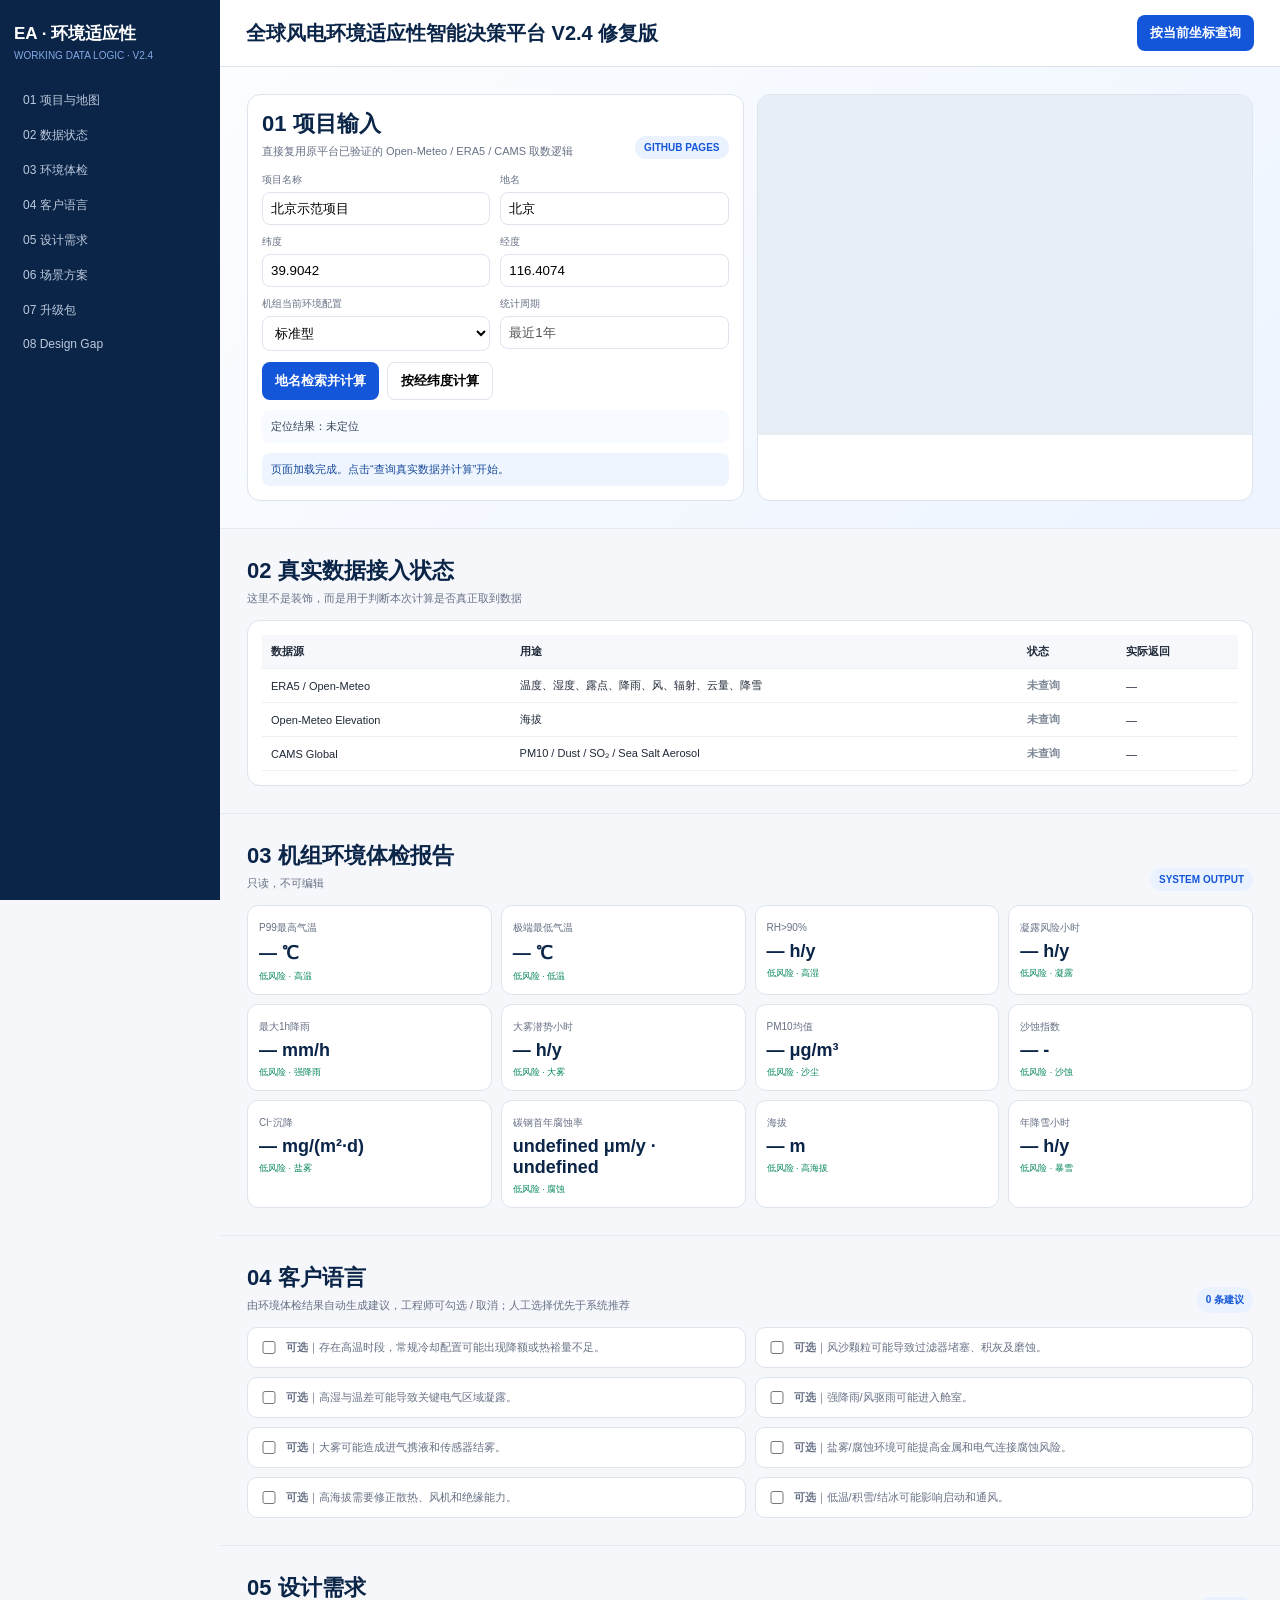
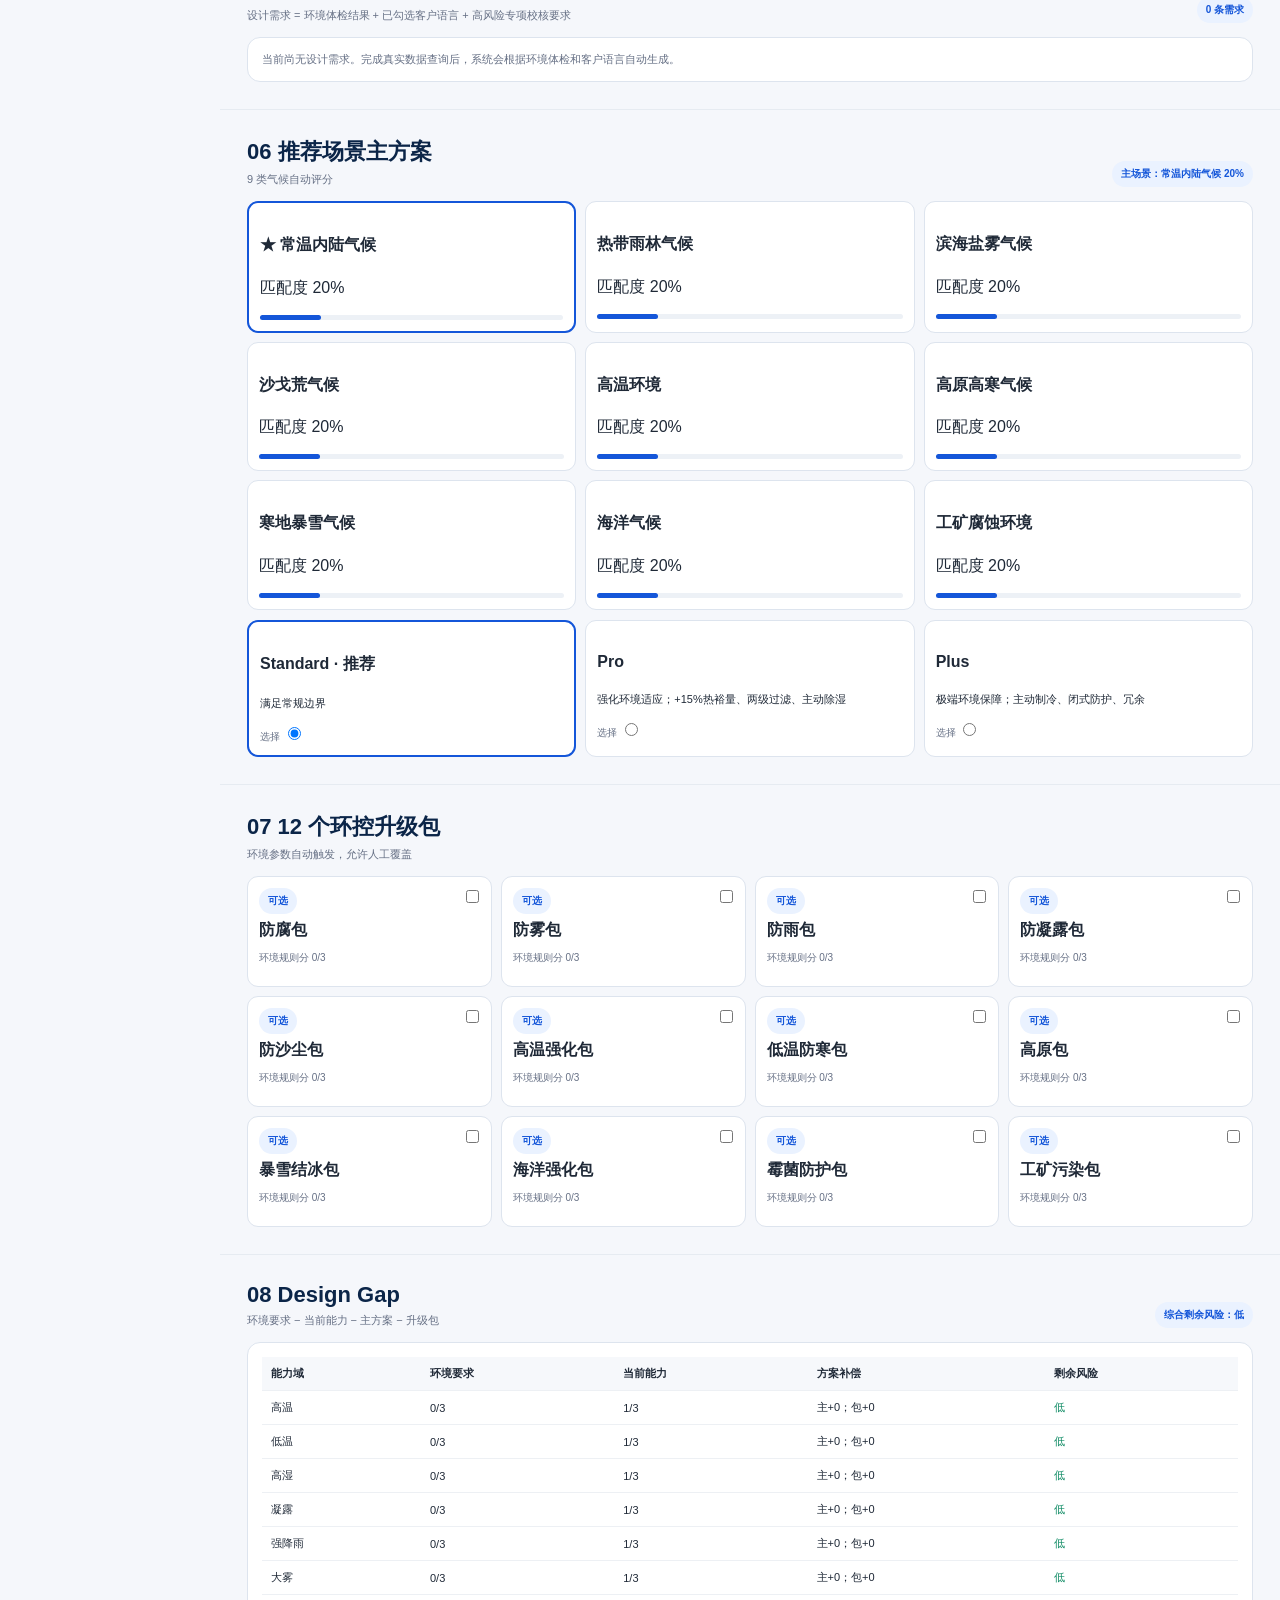
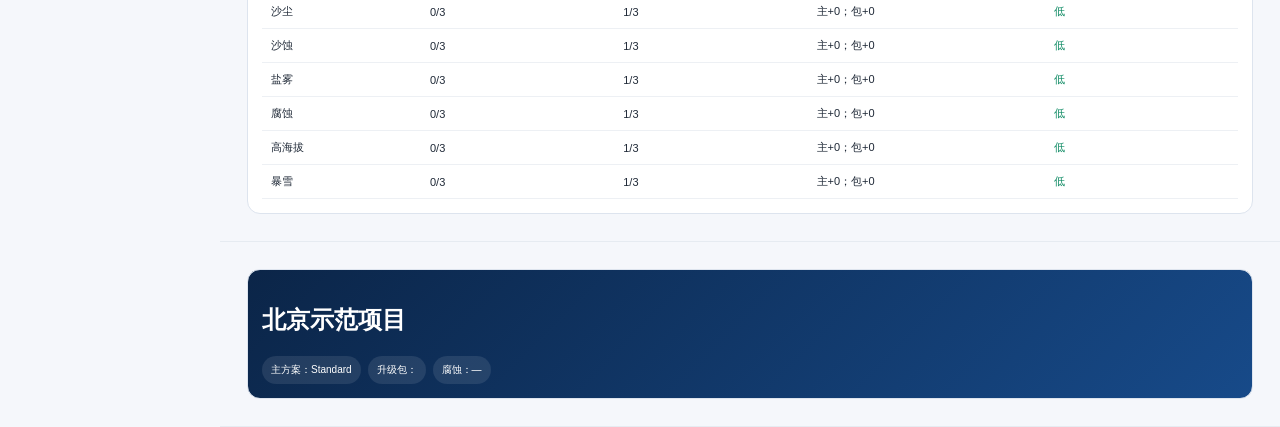
<file: v2.4.html>
<!doctype html>
<html lang="zh-CN">
<head>
<meta charset="utf-8"/>
<meta name="viewport" content="width=device-width,initial-scale=1"/>
<title>全球风电环境适应性智能决策平台 V2.4 修复版</title>
<style>
:root{--b:#1456d9;--n:#0b2548;--bg:#f5f7fb;--l:#dde4ee;--m:#667085;--r:#c83d3d;--o:#bd6a0b;--g:#07875f}
*{box-sizing:border-box}body{margin:0;background:var(--bg);font-family:Arial,"Microsoft YaHei",sans-serif;color:#1f2937}
aside{position:fixed;left:0;top:0;bottom:0;width:220px;background:var(--n);padding:22px 14px;color:#fff;overflow:auto}
aside h2{font-size:17px;margin:0}.ver{font-size:10px;color:#85a8e5;margin:5px 0 22px}.nav a{display:block;color:#bdc9dc;text-decoration:none;padding:9px;border-radius:8px;font-size:12px}.nav a:hover{background:#ffffff12;color:#fff}
.main{margin-left:220px}header{position:sticky;top:0;z-index:8;background:#fffffff4;border-bottom:1px solid var(--l);padding:15px 26px;display:flex;justify-content:space-between;align-items:center}
header h1{font-size:20px;color:var(--n);margin:0}button{border:0;border-radius:8px;padding:9px 13px;font-weight:700;cursor:pointer}.pri{background:var(--b);color:#fff}.ghost{background:#fff;border:1px solid var(--l)}
section{padding:27px;border-bottom:1px solid #e6ebf1}.title{display:flex;justify-content:space-between;align-items:end;gap:15px;margin-bottom:14px}.title h3{margin:0;color:var(--n);font-size:22px}.title p{font-size:11px;color:var(--m);margin:5px 0 0}.pill{display:inline-block;background:#eaf2ff;color:var(--b);font-size:10px;font-weight:700;border-radius:99px;padding:6px 9px}
.hero{display:grid;grid-template-columns:1fr 1fr;gap:13px;background:linear-gradient(135deg,#fcfdff,#edf4ff)}.card{background:#fff;border:1px solid var(--l);border-radius:13px;padding:14px}
.grid2{display:grid;grid-template-columns:1fr 1fr;gap:10px}label{font-size:10px;color:var(--m)}input,select{width:100%;padding:8px;margin-top:5px;border:1px solid var(--l);border-radius:8px;background:#fff}
#mapFrame{width:100%;height:340px;border:0;background:#e8eef5}.msg{margin-top:10px;padding:9px;border-radius:8px;background:#eef5ff;color:#164a99;font-size:11px}.msg.err{background:#fdecec;color:var(--r)}
table{width:100%;border-collapse:collapse;font-size:11px}th,td{padding:9px;border-bottom:1px solid #edf0f4;text-align:left}th{background:#f6f8fb}.ok{color:var(--g);font-weight:700}.bad{color:var(--r);font-weight:700}.wait{color:#7d8796;font-weight:700}
.metrics{display:grid;grid-template-columns:repeat(4,1fr);gap:9px}.metric{background:#fff;border:1px solid var(--l);border-radius:11px;padding:11px}.metric small{font-size:10px;color:var(--m)}.metric b{display:block;color:var(--n);font-size:18px;margin-top:6px}.risk{font-size:9px;margin-top:5px}.hi{color:var(--r)}.med{color:var(--o)}.low{color:var(--g)}
.models{display:grid;grid-template-columns:repeat(2,1fr);gap:10px}.model h4{margin:0 0 7px;color:var(--n)}.formula{font:10px/1.55 Consolas,monospace;background:#f7faff;border:1px solid #e3eaf5;padding:8px;border-radius:8px}.out{margin-top:8px;padding:8px;border-radius:8px;background:#eef5ff;color:#164a99;font-size:11px;font-weight:700}
.langs{display:grid;grid-template-columns:repeat(2,1fr);gap:9px}.lang{display:grid;grid-template-columns:20px 1fr;gap:7px;background:#fff;border:1px solid var(--l);border-radius:10px;padding:11px;font-size:11px;line-height:1.5}.lang input{width:auto;margin:2px 0}.req{border-left:3px solid var(--b);background:#f7faff;padding:9px 11px;margin:7px 0;font-size:11px}
.scenes,.solutions{display:grid;grid-template-columns:repeat(3,1fr);gap:9px}.scene,.sol{background:#fff;border:1px solid var(--l);border-radius:11px;padding:11px}.scene.sel,.sol.sel{border:2px solid var(--b)}.bar{height:5px;background:#edf1f6;border-radius:9px}.bar i{display:block;height:100%;background:var(--b);border-radius:9px}
.pkggrid{display:grid;grid-template-columns:repeat(4,1fr);gap:9px}.pkg{position:relative;background:#fff;border:1px solid var(--l);border-radius:11px;padding:11px}.pkg.sel{border:2px solid var(--b)}.pkg input{position:absolute;right:9px;top:8px;width:auto}.pkg h4{margin:6px 0}.pkg p{font-size:10px;color:var(--m)}
.summary{background:linear-gradient(135deg,#0b2548,#174a89);color:#fff}.chips{display:flex;gap:7px;flex-wrap:wrap}.chips span{font-size:10px;background:#ffffff18;padding:7px 9px;border-radius:99px}
@media(max-width:950px){aside{display:none}.main{margin:0}.hero,.models{grid-template-columns:1fr}.metrics{grid-template-columns:repeat(2,1fr)}.pkggrid{grid-template-columns:repeat(2,1fr)}.scenes,.solutions{grid-template-columns:1fr}section{padding:22px 16px}}
@media(max-width:560px){.grid2,.metrics,.pkggrid,.langs{grid-template-columns:1fr}}
</style>
</head>
<body>
<aside>
<h2>EA · 环境适应性</h2><div class="ver">WORKING DATA LOGIC · V2.4</div>
<div class="nav"><a href="#project">01 项目与地图</a><a href="#status">02 数据状态</a><a href="#env">03 环境体检</a><a href="#lang">04 客户语言</a><a href="#req">05 设计需求</a><a href="#scene">06 场景方案</a><a href="#pkg">07 升级包</a><a href="#gap">08 Design Gap</a></div>
</aside>
<div class="main">
<header><h1>全球风电环境适应性智能决策平台 V2.4 修复版</h1><button class="pri" id="runBtn">按当前坐标查询</button></header>

<section id="project" class="hero">
<div class="card"><div class="title"><div><h3>01 项目输入</h3><p>直接复用原平台已验证的 Open-Meteo / ERA5 / CAMS 取数逻辑</p></div><span class="pill">GITHUB PAGES</span></div>
<div class="grid2">
<label>项目名称<input id="projectName" value="北京示范项目"></label>
<label>地名<input id="place" value="北京"></label>
<label>纬度<input id="lat" value="39.9042"></label>
<label>经度<input id="lon" value="116.4074"></label>
<label>机组当前环境配置<select id="machine"><option>基础型</option><option selected>标准型</option><option>强化型</option></select></label>
<label>统计周期<input value="最近1年" disabled></label>
</div>
<div style="display:flex;gap:8px;flex-wrap:wrap;margin-top:11px"><button class="pri" id="placeBtn">地名检索并计算</button><button class="ghost" id="coordBtn">按经纬度计算</button></div>
<div id="locResult" class="msg" style="background:#f7faff;color:#334155">定位结果：未定位</div><div id="msg" class="msg">页面加载完成。点击“查询真实数据并计算”开始。</div>
</div>
<div class="card" style="padding:0;overflow:hidden"><iframe id="mapFrame"></iframe></div>
</section>

<section id="status"><div class="title"><div><h3>02 真实数据接入状态</h3><p>这里不是装饰，而是用于判断本次计算是否真正取到数据</p></div></div>
<div class="card"><table><thead><tr><th>数据源</th><th>用途</th><th>状态</th><th>实际返回</th></tr></thead><tbody id="statusBody"></tbody></table></div></section>

<section id="env"><div class="title"><div><h3>03 机组环境体检报告</h3><p>只读，不可编辑</p></div><span class="pill">SYSTEM OUTPUT</span></div><div class="metrics" id="metrics"></div></section>

<section id="lang"><div class="title"><div><h3>04 客户语言</h3><p>由环境体检结果自动生成建议，工程师可勾选 / 取消；人工选择优先于系统推荐</p></div><span class="pill" id="langCount">0 条建议</span></div><div id="langs" class="langs"></div></section>
<section id="req"><div class="title"><div><h3>05 设计需求</h3><p>设计需求 = 环境体检结果 + 已勾选客户语言 + 高风险专项校核要求</p></div><span class="pill" id="reqCount">0 条需求</span></div><div id="requirements" class="card"></div></section>
<section id="scene"><div class="title"><div><h3>06 推荐场景主方案</h3><p>9 类气候自动评分</p></div><span id="sceneRec" class="pill"></span></div><div id="scenes" class="scenes"></div><div id="solutions" class="solutions" style="margin-top:10px"></div></section>
<section id="pkg"><div class="title"><div><h3>07 12 个环控升级包</h3><p>环境参数自动触发，允许人工覆盖</p></div></div><div id="packages" class="pkggrid"></div></section>
<section id="gap"><div class="title"><div><h3>08 Design Gap</h3><p>环境要求 − 当前能力 − 主方案 − 升级包</p></div><span id="residual" class="pill"></span></div><div class="card"><table><thead><tr><th>能力域</th><th>环境要求</th><th>当前能力</th><th>方案补偿</th><th>剩余风险</th></tr></thead><tbody id="gapBody"></tbody></table></div></section>
<section><div class="card summary"><h2 id="reportTitle">项目</h2><div id="summary" class="chips"></div></div></section>
</div>

<script>
const $=id=>document.getElementById(id),iso=d=>d.toISOString().slice(0,10);
let state={},raw={},langOn={},langManual={},pkgManual={},selectedMain='Pro',mainTouched=false;
let statusState={
weather:['ERA5 / Open-Meteo','温度、湿度、露点、降雨、风、辐射、云量、降雪','未查询','—'],
elev:['Open-Meteo Elevation','海拔','未查询','—'],
aq:['CAMS Global','PM10 / Dust / SO₂ / Sea Salt Aerosol','未查询','—']
};
const defs=[['tmax','P99最高气温','℃',45,40,1,'高温'],['tmin','极端最低气温','℃',-30,-20,-1,'低温'],['rh','RH>90%','h/y',1000,300,1,'高湿'],['dew','凝露风险小时','h/y',200,50,1,'凝露'],['rain','最大1h降雨','mm/h',80,30,1,'强降雨'],['mist','大雾潜势小时','h/y',300,80,1,'大雾'],['pm10','PM10均值','μg/m³',150,45,1,'沙尘'],['erosion','沙蚀指数','-',1,.4,1,'沙蚀'],['salt','Cl⁻沉降','mg/(m²·d)',60,20,1,'盐雾'],['corrRate','碳钢首年腐蚀率','μm/y',80,25,1,'腐蚀'],['alt','海拔','m',3000,1500,1,'高海拔'],['snow','年降雪小时','h/y',120,30,1,'暴雪']];
function avg(a){let v=(a||[]).filter(Number.isFinite);return v.length?v.reduce((s,x)=>s+x,0)/v.length:NaN}
function q(a,p){let v=(a||[]).filter(Number.isFinite).sort((x,y)=>x-y);return v.length?v[Math.floor((v.length-1)*p)]:NaN}
function cnt(a,f){return(a||[]).reduce((n,x,i)=>n+(f(x,i)?1:0),0)}
function score(id){let d=defs.find(x=>x[0]===id),v=Number(state[id]);if(!Number.isFinite(v))return 0;return d[5]>0?(v>=d[3]?3:v>=d[4]?2:1):(v<=d[3]?3:v<=d[4]?2:1)}
function updateMap(){let la=Number($('lat').value),lo=Number($('lon').value),dx=.8,dy=.5;$('mapFrame').src='https://www.openstreetmap.org/export/embed.html?bbox='+(lo-dx)+'%2C'+(la-dy)+'%2C'+(lo+dx)+'%2C'+(la+dy)+'&layer=mapnik&marker='+la+'%2C'+lo}
function setStatus(k,s,r){statusState[k][2]=s;statusState[k][3]=r;renderStatus()}
function renderStatus(){$('statusBody').innerHTML=Object.values(statusState).map(x=>'<tr><td>'+x[0]+'</td><td>'+x[1]+'</td><td class="'+(x[2]==='成功'?'ok':x[2]==='失败'?'bad':'wait')+'">'+x[2]+'</td><td>'+x[3]+'</td></tr>').join('')}
const LOCAL_PLACES={
 '北京':{lat:39.9042,lon:116.4074,name:'北京 · 中国'},
 '北京市':{lat:39.9042,lon:116.4074,name:'北京 · 中国'},
 'beijing':{lat:39.9042,lon:116.4074,name:'Beijing · China'},
 '上海':{lat:31.2304,lon:121.4737,name:'上海 · 中国'},
 '广州':{lat:23.1291,lon:113.2644,name:'广州 · 中国'},
 '深圳':{lat:22.5431,lon:114.0579,name:'深圳 · 中国'},
 '三亚':{lat:18.2528,lon:109.5119,name:'三亚 · 海南 · 中国'},
 '乌鲁木齐':{lat:43.8256,lon:87.6168,name:'乌鲁木齐 · 新疆 · 中国'}
};
async function locate(name){
 name=String(name||'').trim();
 if(!name)throw Error('请输入地名');
 const local=LOCAL_PLACES[name]||LOCAL_PLACES[name.toLowerCase()];
 if(local)return {...local};
 let r=await fetch('https://geocoding-api.open-meteo.com/v1/search?name='+encodeURIComponent(name)+'&count=1&language=zh');
 if(!r.ok)throw Error('地名解析服务不可用');
 let j=await r.json();
 if(!j.results?.length)throw Error('未找到该地名，请输入“城市 + 省份/国家”或直接使用经纬度');
 let x=j.results[0];
 return{lat:x.latitude,lon:x.longitude,name:[x.name,x.admin1,x.country].filter(Boolean).join(' · ')}
}
async function elev(lat,lon){let r=await fetch('https://api.open-meteo.com/v1/elevation?latitude='+lat+'&longitude='+lon);if(!r.ok)throw Error('海拔接口失败');let j=await r.json();return j.elevation?.[0]}
async function weather(lat,lon){
 const end=new Date();end.setUTCDate(end.getUTCDate()-10);
 const start=new Date(end);start.setUTCFullYear(start.getUTCFullYear()-1);
 const hv='temperature_2m,relative_humidity_2m,dew_point_2m,precipitation,snowfall,wind_speed_10m,shortwave_radiation,surface_pressure,cloud_cover';
 const merged={temperature_2m:[],relative_humidity_2m:[],dew_point_2m:[],precipitation:[],snowfall:[],wind_speed_10m:[],shortwave_radiation:[],surface_pressure:[],cloud_cover:[]};
 const chunks=[];let cursor=new Date(start);
 while(cursor<=end){let ce=new Date(Date.UTC(cursor.getUTCFullYear(),11,31));if(ce>end)ce=new Date(end);chunks.push([new Date(cursor),ce]);cursor=new Date(Date.UTC(ce.getUTCFullYear()+1,0,1));}
 for(let i=0;i<chunks.length;i++){
   const [cs,ce]=chunks[i];
   $('msg').textContent='正在获取 ERA5 '+(i+1)+'/'+chunks.length+'：'+iso(cs)+' ~ '+iso(ce)+'…';
   const u='https://archive-api.open-meteo.com/v1/archive?latitude='+lat+'&longitude='+lon+'&start_date='+iso(cs)+'&end_date='+iso(ce)+'&hourly='+hv+'&timezone=UTC&wind_speed_unit=ms&models=era5';
   const r=await fetch(u);
   if(!r.ok){let t=await r.text().catch(()=>''),m='ERA5 HTTP '+r.status+(t?': '+t.slice(0,100):'');throw Error(m)}
   const j=await r.json(); if(j.error) throw Error(j.reason||'ERA5返回错误');
   for(const k of Object.keys(merged)) merged[k].push(...(j.hourly?.[k]||[]));
 }
 if(!(merged.temperature_2m||[]).length) throw Error('ERA5未返回小时温度数据');
 return {hourly:merged,start:iso(start),end:iso(end)}
}
async function air(lat,lon){let e=new Date();e.setUTCDate(e.getUTCDate()-1);let s=new Date(e);s.setUTCDate(s.getUTCDate()-89);let v='pm10,pm2_5,dust,sea_salt_aerosol,sulphur_dioxide,nitrogen_dioxide';let u='https://air-quality-api.open-meteo.com/v1/air-quality?latitude='+lat+'&longitude='+lon+'&hourly='+v+'&start_date='+iso(s)+'&end_date='+iso(e)+'&timezone=auto&domains=cams_global';let r=await fetch(u);if(!r.ok)throw Error('CAMS HTTP '+r.status);let j=await r.json();if(j.error)throw Error(j.reason||'CAMS返回错误');return j.hourly||{}}
function condensation(h){
 const sigma=5.670374419e-8,rho=7850,Cp=500,delta=.004,eps=.9,alpha=.6,CA=rho*Cp*delta;
 let T=h.temperature_2m||[],Td=h.dew_point_2m||[],V=h.wind_speed_10m||[],G=h.shortwave_radiation||[],Ts=Number.isFinite(T[0])?T[0]:20,cond=0,valid=0;
 for(let i=0;i<T.length;i++){if(!Number.isFinite(T[i])||!Number.isFinite(Td[i]))continue;valid++;let hc=5.7+3.8*Math.max(0,V[i]||0);let TsK=Ts+273.15,TaK=T[i]+273.15,qconv=hc*(T[i]-Ts),qsolar=alpha*Math.max(0,G[i]||0),qrad=eps*sigma*(Math.pow(TsK,4)-Math.pow(TaK-6,4));Ts+=Math.max(-5,Math.min(5,3600*(qconv+qsolar-qrad)/CA));if(Ts<=Td[i])cond++}
 return valid?cond/valid*8760:NaN
}
function corrClass(r){return r<=1.3?'C1':r<=25?'C2':r<=50?'C3':r<=80?'C4':r<=200?'C5':'CX'}
function compute(h,aq,alt){
 let T=h.temperature_2m||[],RH=h.relative_humidity_2m||[],P=h.precipitation||[],S=h.snowfall||[],V=h.wind_speed_10m||[];
 let annualFactor=T.length?8760/T.length:1;
 state.tmax=+q(T,.99).toFixed(1);state.tmin=+Math.min(...T.filter(Number.isFinite)).toFixed(1);state.rh=+(cnt(RH,x=>x>=90)*annualFactor).toFixed(0);state.rain=+Math.max(...P.filter(Number.isFinite)).toFixed(1);state.snow=+(cnt(S,x=>x>0)*annualFactor).toFixed(0);state.mist=+(cnt(RH,(x,i)=>x>=95&&(V[i]||99)<3)*annualFactor).toFixed(0);state.dew=+condensation(h).toFixed(0);state.alt=Math.round(alt||0);
 let pm=(aq.pm10||[]).filter(Number.isFinite),dust=(aq.dust||[]).filter(Number.isFinite),sea=(aq.sea_salt_aerosol||[]).filter(Number.isFinite),so2=(aq.sulphur_dioxide||[]).filter(Number.isFinite);
 state.pm10=+avg(pm).toFixed(1);let wind95=q(V,.95),cp=Math.max(avg(pm),avg(dust),1);state.erosion=+(Math.pow(cp/100,1)*Math.pow(Math.max(wind95,.1)/10,2.5)).toFixed(2);
 let sea95=q(sea,.95);state.salt=Number.isFinite(sea95)?+(sea95*.003*86400/1000*.55).toFixed(2):NaN;
 let avgT=avg(T),avgRH=avg(RH),so295=q(so2,.95),Pd=Number.isFinite(so295)?so295*.005*86400/1000:.0001,Sd=Number.isFinite(state.salt)?Math.max(state.salt,.0001):.0001,fst=avgT<=10?.150*(avgT-10):-.054*(avgT-10);
 let rc=1.77*Math.pow(Math.max(Pd,.0001),.52)*Math.exp(.020*avgRH+fst)+.102*Math.pow(Sd,.62)*Math.exp(.033*avgRH+.040*avgT);state.corrRate=+rc.toFixed(1);state.corr=corrClass(rc);
 raw={sea95,so295,wind95,pmMean:avg(pm),dustMean:avg(dust)};
 
 
 
 
}
async function assess(byPlace){
 $('msg').className='msg';$('msg').textContent='开始查询…';let lat=Number($('lat').value),lon=Number($('lon').value);
 try{
  if(byPlace){$('locResult').textContent='正在定位：'+$('place').value+'…';let l=await locate($('place').value);lat=l.lat;lon=l.lon;$('lat').value=lat;$('lon').value=lon;$('place').value=l.name;updateMap();$('locResult').textContent='已定位：'+l.name+' ｜ 纬度 '+lat.toFixed(4)+' ｜ 经度 '+lon.toFixed(4);$('msg').textContent='定位成功，正在读取最近1年真实环境数据…'}else{$('locResult').textContent='按坐标：纬度 '+lat.toFixed(4)+' ｜ 经度 '+lon.toFixed(4)}
  setStatus('weather','查询中','—');setStatus('elev','查询中','—');setStatus('aq','查询中','—');
  let wObj=await weather(lat,lon);let w=wObj.hourly;setStatus('weather','成功',wObj.start+' ~ '+wObj.end+' · '+w.temperature_2m.length+' 小时');
  let [er,ar]=await Promise.allSettled([elev(lat,lon),air(lat,lon)]);
  let e=0,aq={};
  if(er.status==='fulfilled'){e=er.value;setStatus('elev','成功',Math.round(e)+' m')}else setStatus('elev','失败',er.reason?.message||'失败');
  if(ar.status==='fulfilled'){aq=ar.value;setStatus('aq','成功','PM10 / Dust / Sea Salt / SO₂ 已返回')}else setStatus('aq','失败',ar.reason?.message||'失败');
  compute(w,aq,e);renderAll();$('msg').textContent='真实数据计算完成：'+wObj.start+' ~ '+wObj.end+'。客户语言、设计需求、场景和升级包已同步刷新。';
 }catch(e){console.error(e);$('msg').className='msg err';$('msg').textContent='查询失败：'+(e?.message||String(e));if(statusState.weather[2]==='查询中')setStatus('weather','失败',e?.message||String(e))}
}
const langRules=[['L1',['tmax'],'存在高温时段，常规冷却配置可能出现降额或热裕量不足。'],['L2',['pm10','erosion'],'风沙颗粒可能导致过滤器堵塞、积灰及磨蚀。'],['L3',['dew','rh'],'高湿与温差可能导致关键电气区域凝露。'],['L4',['rain'],'强降雨/风驱雨可能进入舱室。'],['L5',['mist'],'大雾可能造成进气携液和传感器结雾。'],['L6',['salt','corrRate'],'盐雾/腐蚀环境可能提高金属和电气连接腐蚀风险。'],['L7',['alt'],'高海拔需要修正散热、风机和绝缘能力。'],['L8',['tmin','snow'],'低温/积雪/结冰可能影响启动和通风。']];
const reqMap={L1:'冷却系统按高温边界校核并预留≥15%热裕量。',L2:'采用惯性除沙/两级过滤/压差监测及耐磨设计。',L3:'关键电气设备按露点裕量≥3 K控制，配置除湿、加热与通风联动。',L4:'采用迷宫百叶、防雨罩、接口密封和排水路径。',L5:'进气侧配置除雾/聚结排液及传感器防雾。',L6:'依据腐蚀等级与Cl⁻沉降选择防腐体系。',L7:'按空气密度修正散热、风机和绝缘能力。',L8:'配置低温加热、低温材料和结冰/积雪防护。'};
const sceneDefs=[['常温内陆气候',['rh','rain'],.25],['热带雨林气候',['tmax','rh','rain','dew','mist'],.78],['滨海盐雾气候',['salt','corrRate','rh','mist','rain'],.82],['沙戈荒气候',['tmax','pm10','erosion'],.9],['高温环境',['tmax'],.88],['高原高寒气候',['alt','tmin'],.75],['寒地暴雪气候',['tmin','snow'],.8],['海洋气候',['salt','corrRate','rh','rain','mist'],.88],['工矿腐蚀环境',['corrRate','pm10'],.68]];
const pkgs=[['防腐包',()=>Math.max(score('salt'),score('corrRate')),['腐蚀','盐雾']],['防雾包',()=>Math.max(score('mist'),score('rh')),['大雾','高湿']],['防雨包',()=>score('rain'),['强降雨']],['防凝露包',()=>Math.max(score('dew'),score('rh')),['凝露','高湿']],['防沙尘包',()=>Math.max(score('pm10'),score('erosion')),['沙尘','沙蚀']],['高温强化包',()=>score('tmax'),['高温']],['低温防寒包',()=>score('tmin'),['低温']],['高原包',()=>score('alt'),['高海拔']],['暴雪结冰包',()=>score('snow'),['暴雪']],['海洋强化包',()=>Math.max(score('salt'),score('corrRate'),score('rain'),score('mist'),score('rh')),['盐雾','腐蚀','大雾','强降雨','高湿']],['霉菌防护包',()=>score('rh')>=2&&state.tmax>30?2:0,['高湿']],['工矿污染包',()=>score('corrRate')>=2&&score('pm10')>=1?2:0,['腐蚀','沙尘']]];
function pstate(i){let a=pkgs[i][1](),m=pkgManual[i];return{a,sel:m===undefined?a>=2:m}}
function renderAll(){
 $('metrics').innerHTML=defs.map(d=>{let s=score(d[0]),c=s>=3?'hi':s===2?'med':'low',v=d[0]==='corrRate'?(state.corrRate+' μm/y · '+state.corr):((state[d[0]]??'—')+' '+d[2]);return'<div class="metric"><small>'+d[1]+'</small><b>'+v+'</b><div class="risk '+c+'">'+(s>=3?'高':s===2?'中':'低')+'风险 · '+d[6]+'</div></div>'}).join('');
 langRules.forEach(l=>{let auto=l[1].some(x=>score(x)>=2);langOn[l[0]]=Object.prototype.hasOwnProperty.call(langManual,l[0])?langManual[l[0]]:auto});
 let activeLang=langRules.filter(l=>langOn[l[0]]);
 $('langCount').textContent=activeLang.length+' 条建议';
 $('langs').innerHTML=langRules.map(l=>{let evidence=l[1].filter(x=>score(x)>=2).map(x=>defs.find(d=>d[0]===x)?.[6]).filter(Boolean).join(' / ');return '<label class="lang"><input type="checkbox" '+(langOn[l[0]]?'checked':'')+' onchange="langManual[\''+l[0]+'\']=this.checked;langOn[\''+l[0]+'\']=this.checked;renderAll()"><span><b>'+(langOn[l[0]]?'建议纳入':'可选')+'</b>｜'+l[2]+(evidence?'<br><small style="color:#667085">环境依据：'+evidence+'</small>':'')+'</span></label>'}).join('');
 let req=[];
 Object.keys(reqMap).forEach(k=>{if(langOn[k])req.push(reqMap[k])});
 defs.forEach(d=>{if(score(d[0])>=3)req.push('【'+d[1]+'】达到高风险阈值，详细设计阶段需增加专项校核 / 试验 / 验证条目。')});
 req=[...new Set(req)];
 $('reqCount').textContent=req.length+' 条需求';
 $('requirements').innerHTML=req.length?req.map((x,i)=>'<div class="req"><b>'+(i+1)+'.</b> '+x+'</div>').join(''):'<div style="color:#667085;font-size:11px">当前尚无设计需求。完成真实数据查询后，系统会根据环境体检和客户语言自动生成。</div>';
 let sc=sceneDefs.map(s=>[s[0],Math.min(99,Math.round(s[1].map(score).reduce((a,b)=>a+b,0)/(s[1].length*3)*100*s[2]+20))]).sort((a,b)=>b[1]-a[1]);$('sceneRec').textContent=sc.length?'主场景：'+sc[0][0]+' '+sc[0][1]+'%':'等待计算';
 $('scenes').innerHTML=sc.map((x,i)=>'<div class="scene '+(i===0?'sel':'')+'"><h4>'+(i===0?'★ ':'')+x[0]+'</h4><p>匹配度 '+x[1]+'%</p><div class="bar"><i style="width:'+x[1]+'%"></i></div></div>').join('');
 let mx=Math.max(0,...defs.map(d=>score(d[0]))),rec=mx>=3?'Plus':mx===2?'Pro':'Standard';if(!mainTouched)selectedMain=rec;let sol={Standard:['满足常规边界'],Pro:['强化环境适应','+15%热裕量、两级过滤、主动除湿'],Plus:['极端环境保障','主动制冷、闭式防护、冗余']};
 $('solutions').innerHTML=Object.keys(sol).map(k=>'<div class="sol '+(selectedMain===k?'sel':'')+'"><h4>'+k+(k===rec?' · 推荐':'')+'</h4><p style="font-size:11px">'+sol[k].join('；')+'</p><label>选择 <input style="width:auto" type="radio" name="main" '+(selectedMain===k?'checked':'')+' onchange="selectedMain=\''+k+'\';mainTouched=true;renderAll()"></label></div>').join('');
 $('packages').innerHTML=pkgs.map((p,i)=>{let s=pstate(i);return'<div class="pkg '+(s.sel?'sel':'')+'"><input type="checkbox" '+(s.sel?'checked':'')+' onchange="pkgManual['+i+']=this.checked;renderAll()"><span class="pill">'+(s.a>=3?'强烈推荐':s.a===2?'推荐':'可选')+'</span><h4>'+p[0]+'</h4><p>环境规则分 '+s.a+'/3</p></div>'}).join('');
 let cap={Standard:1,Pro:2,Plus:3},base={基础型:0,标准型:1,强化型:2},sel=pkgs.filter((p,i)=>pstate(i).sel),rows=[],max=0;defs.forEach(d=>{let need=score(d[0]),b=base[$('machine').value]||0,m=cap[selectedMain]-1,p=sel.some(x=>x[2].includes(d[6]))?2:0,rem=Math.max(0,need-Math.min(3,b+m+p));max=Math.max(max,rem);rows.push('<tr><td>'+d[6]+'</td><td>'+need+'/3</td><td>'+b+'/3</td><td>主+'+m+'；包+'+p+'</td><td class="'+(rem>=2?'hi':rem===1?'med':'low')+'">'+(rem>=2?'高':rem===1?'中':'低')+'</td></tr>')});$('gapBody').innerHTML=rows.join('');$('residual').textContent='综合剩余风险：'+(max>=2?'高':max===1?'中':'低');$('reportTitle').textContent=$('projectName').value;$('summary').innerHTML='<span>主方案：'+selectedMain+'</span><span>升级包：'+sel.map(x=>x[0]).join(' / ')+'</span><span>腐蚀：'+(state.corr||'—')+'</span>';
}
$('runBtn').onclick=()=>assess(false);$('coordBtn').onclick=()=>{updateMap();assess(false)};$('placeBtn').onclick=()=>assess(true);$('machine').onchange=renderAll;$('projectName').oninput=renderAll;$('lat').onchange=updateMap;$('lon').onchange=updateMap;
updateMap();renderStatus();renderAll();
</script>
</body></html>
</file>
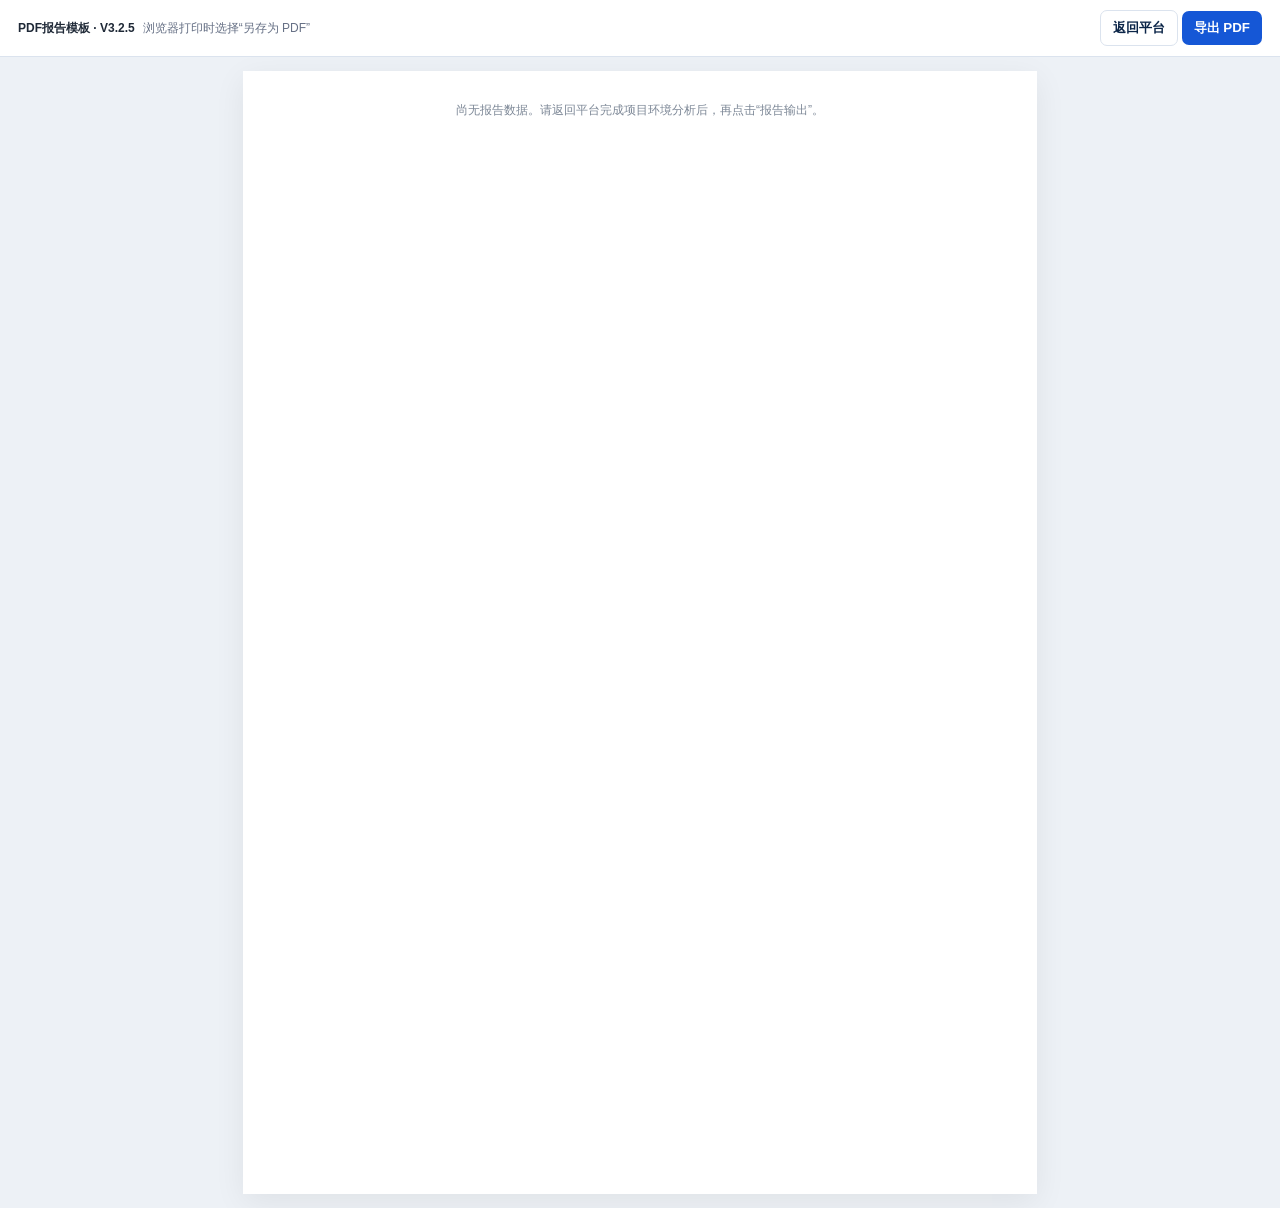
<file: v2.5-report.html>
<!doctype html><html lang="zh-CN"><head><meta charset="utf-8"><meta name="viewport" content="width=device-width,initial-scale=1"><title>环境适应性评估报告</title><style>
:root{--nav:#0b2548;--blue:#1557d6;--line:#dbe3ee;--muted:#667085;--red:#c83d3d;--orange:#b96b0c;--green:#087a59}
*{box-sizing:border-box}body{margin:0;background:#edf1f6;color:#1f2937;font:12px/1.55 Arial,"Microsoft YaHei",sans-serif}.toolbar{position:sticky;top:0;z-index:10;background:#fff;border-bottom:1px solid var(--line);padding:10px 18px;display:flex;justify-content:space-between;align-items:center}.btn{border:0;border-radius:7px;padding:8px 12px;font-weight:700;cursor:pointer}.primary{background:var(--blue);color:#fff}.secondary{background:#fff;border:1px solid var(--line);color:var(--nav)}.paper{width:210mm;min-height:297mm;margin:14px auto;background:#fff;box-shadow:0 8px 30px #0001}.cover{height:297mm;padding:28mm 20mm;display:flex;flex-direction:column;justify-content:space-between;background:linear-gradient(145deg,#fff 58%,#eef4ff)}.brand{font-weight:800;color:var(--blue);letter-spacing:1.5px}.cover h1{font-size:30px;line-height:1.2;color:var(--nav);margin:12mm 0 5mm}.cover .sub{font-size:15px;color:#506079}.meta{border-top:2px solid var(--blue);padding-top:8mm;display:grid;grid-template-columns:1fr 1fr;gap:4mm 12mm}.meta div{font-size:12px}.meta b{display:block;color:#5f6b7c;font-size:10px;margin-bottom:1mm}.page{padding:14mm 16mm;min-height:275mm;page-break-before:always}.sec{margin-bottom:9mm}.sec h2{font-size:18px;color:var(--nav);border-bottom:2px solid var(--blue);padding-bottom:3mm;margin:0 0 4mm}.sec h3{font-size:13px;color:var(--nav);margin:5mm 0 2mm}.summary{display:grid;grid-template-columns:repeat(4,1fr);gap:3mm}.kpi{border:1px solid var(--line);border-radius:3mm;padding:4mm}.kpi small{color:var(--muted);font-size:9px}.kpi b{display:block;margin-top:2mm;color:var(--nav);font-size:16px}.risk-high{color:var(--red)!important}.risk-mid{color:var(--orange)!important}.risk-low{color:var(--green)!important}table{width:100%;border-collapse:collapse;font-size:10px;table-layout:fixed}th,td{border:1px solid #e2e7ef;padding:2.5mm;vertical-align:top;word-break:break-word}th{background:#f4f7fb;color:#536172;text-align:left}.note{background:#f7faff;border-left:3px solid var(--blue);padding:3mm 4mm;color:#445269}.chips{display:flex;gap:2mm;flex-wrap:wrap}.chip{background:#eef4ff;color:#164a99;border-radius:99px;padding:1.5mm 3mm;font-size:9px}.scene-grid{display:grid;grid-template-columns:repeat(3,1fr);gap:3mm}.scene-card{border:1px solid var(--line);border-left:4px solid var(--green);border-radius:2mm;padding:3mm}.scene-card.high{border-left-color:var(--red)}.scene-card.mid{border-left-color:var(--orange)}.scene-card.low{border-left-color:var(--green)}.scene-card h4{margin:0 0 1mm;color:var(--nav);font-size:11px}.scene-card p{margin:1mm 0;font-size:9px;color:#667085}.list{margin:0;padding-left:5mm}.list li{margin:1.5mm 0}.footer-note{font-size:9px;color:#7b8795;margin-top:5mm}.empty{padding:8mm;text-align:center;color:#7c8796}
.report-plan-layout{display:grid;grid-template-columns:1.2fr .8fr;gap:5mm;align-items:start}.report-plan-figure{margin:0;border:1px solid var(--line);border-radius:2mm;padding:2mm;background:#fafbfd}.report-plan-figure img{width:100%;max-height:68mm;object-fit:contain;display:block;background:#fff}.report-plan-figure figcaption{font-size:9px;color:var(--muted);text-align:center;margin-top:2mm}@media print{.report-plan-figure img{max-height:62mm}}
@media print{body{background:#fff}.toolbar{display:none}.paper{margin:0;box-shadow:none;width:auto}.cover,.page{page-break-after:always}.page:last-child{page-break-after:auto}@page{size:A4;margin:0}}
</style></head><body><div class="toolbar"><div><b>PDF报告模板 · V3.2.5</b><span style="color:#667085;margin-left:8px">浏览器打印时选择“另存为 PDF”</span></div><div><button class="btn secondary" onclick="history.back()">返回平台</button> <button class="btn primary" onclick="window.print()">导出 PDF</button></div></div><div id="report"></div><script>
const KEY='ea_v27_report_snapshot';const s=JSON.parse(localStorage.getItem(KEY)||'null');const esc=x=>String(x??'').replace(/[&<>"']/g,m=>({'&':'&amp;','<':'&lt;','>':'&gt;','"':'&quot;',"'":'&#39;'}[m]));
function riskTxt(v){return v>=2?'高':v===1?'中':'低'}function riskCls(v){return v>=2?'risk-high':v===1?'risk-mid':'risk-low'}function matchCls(v){return v>=70?'high':v>=45?'mid':'low'}function matchTxt(v){return v>=70?'高匹配':v>=45?'中匹配':'低匹配'}
function tbl(headers,rows,widths=[]){return `<table><thead><tr>${headers.map((h,i)=>`<th${widths[i]?` style="width:${widths[i]}"`:''}>${h}</th>`).join('')}</tr></thead><tbody>${rows.map(r=>`<tr>${r.map(x=>`<td>${x}</td>`).join('')}</tr>`).join('')}</tbody></table>`}
if(!s){document.getElementById('report').innerHTML='<div class="paper"><div class="empty">尚无报告数据。请返回平台完成项目环境分析后，再点击“报告输出”。</div></div>';}
else{
const p=s.project,e=s.env,period=`最近${p.periodYears}年`,res=s.summary.residual;
const envRows=[['P99最高气温',e.t99,'℃'],['极端最低气温',e.tmin,'℃'],['年均相对湿度',e.rhAvg,'%'],['RH>90%',e.rh90,'h/y'],['年降水量',e.rainYear,'mm/y'],['最大1h降水',e.rain1h,'mm/h'],['海拔',e.alt,'m'],['PM10',e.pm10,'μg/m³'],['Dust',e.dust,'μg/m³'],['Sea Salt Aerosol',e.salt,'μg/m³'],['SO₂',e.so2,'μg/m³'],['年降雪小时',e.snowHours,'h/y'],['P95风速',e.wind95,'m/s'],['P95太阳辐射',e.rad95,'W/m²']].map(x=>[x[0],Number(x[1]).toFixed(1),x[2]]);
const cover=`<div class="paper cover"><div><div class="brand">ENVIRONMENTAL ADAPTABILITY ENGINEERING REPORT</div><h1>风电机组环境适应性<br>智能决策报告</h1><div class="sub">项目环境 → 场景识别 → 客户诉求 → 产品设计需求 → 场景方案 → 升级包 → Design Gap</div></div><div class="meta"><div><b>项目名称</b>${esc(p.name)}</div><div><b>项目位置</b>${esc(p.place)}</div><div><b>经纬度</b>${p.lat.toFixed(4)}, ${p.lon.toFixed(4)}</div><div><b>气象统计周期</b>${period}</div><div><b>机组类型</b>${esc(p.machineType)}</div><div><b>机组基础配置</b>${esc(p.machineLevel)}</div><div><b>报告版本</b>${esc(s.version)}</div><div><b>生成时间</b>${new Date(s.generatedAt).toLocaleString()}</div></div></div>`;
const page1=`<div class="paper page"><div class="sec"><h2>Executive Summary｜项目综合结论</h2><div class="summary"><div class="kpi"><small>主场景</small><b>${esc(s.selectedScene)}</b></div><div class="kpi"><small>主方案</small><b>${esc(s.plan.name)}</b></div><div class="kpi"><small>升级包</small><b>${s.packages.length} 项</b></div><div class="kpi"><small>剩余风险</small><b class="${riskCls(res)}">${riskTxt(res)}</b></div></div><div class="note" style="margin-top:4mm">建议配置：<b>${esc(s.selectedScene)} · ${esc(s.plan.name)}</b>${s.packages.length?' + '+s.packages.map(x=>esc(x.name)).join(' + '):''}。本报告所有设计需求均保留对应环境参数证据，便于转入整机/子系统需求与项目技术澄清。</div></div><div class="sec"><h2>01 项目信息</h2>${tbl(['项目项','内容'],[['项目名称',esc(p.name)],['项目位置',esc(p.place)],['经纬度',`${p.lat.toFixed(4)}, ${p.lon.toFixed(4)}`],['机组类型',esc(p.machineType)],['机组基础配置',esc(p.machineLevel)],['气象统计周期',period]],['28%','72%'])}</div><div class="sec"><h2>02 项目环境体检</h2>${tbl(['环境参数','统计值','单位'],envRows,['45%','30%','25%'])}<div class="footer-note">风险等级阈值采用本次管理员参数快照，空气质量/CAMS数据范围可能与ERA5气象统计周期不同，详见第09章数据接入状态。</div></div></div>`;
const sceneCards=s.scenes.map(x=>`<div class="scene-card ${matchCls(x.score)}"><h4>${esc(x.name)}</h4><p><b>${matchTxt(x.score)} · ${x.score}%</b></p><p>${esc(x.basis)}</p></div>`).join('');
const page2=`<div class="paper page"><div class="sec"><h2>03 识别场景</h2><div class="note">匹配规则：采用“核心指标 + 辅助指标”加权评分；高匹配≥70%，中匹配45–69%，低匹配<45%；常温内陆采用专项环境风险反向扣分。</div><div class="scene-grid" style="margin-top:4mm">${sceneCards}</div></div><div class="sec"><h2>04 客户核心诉求</h2>${tbl(['客户核心诉求','客户语言','环境依据'],s.demands.map(x=>[esc(x.title),esc(x.text),esc(x.evidence)]),['24%','46%','30%'])}</div><div class="sec"><h2>05 转化为产品设计需求</h2>${tbl(['来源','气象/环境依据','产品设计需求','验证/判定'],s.requirements.map(x=>[esc(x.source),esc(x.evidence),esc(x.requirement),esc(x.verify)]),['16%','25%','39%','20%'])}</div></div>`;
const page3=`<div class="paper page"><div class="sec"><h2>06 匹配场景方案</h2><div class="summary"><div class="kpi"><small>选定场景</small><b>${esc(s.selectedScene)}</b></div><div class="kpi"><small>方案等级</small><b>${esc(s.plan.name)}</b></div></div><div class="report-plan-layout"><div><h3>方案措施</h3><ul class="list">${s.plan.items.map(x=>`<li>${esc(x)}</li>`).join('')}</ul><h3>方案决策信息</h3>${tbl(['项目','内容'],[['主要风险',esc(s.plan.mainRisk||'—')],['方案定位',esc(s.plan.positioning||'—')],['相对成本变化',esc(s.plan.costChange||'—')]],['26%','74%'])}</div>${s.plan.imageUrl?`<figure class="report-plan-figure"><img src="${esc(s.plan.imageUrl)}" alt="${esc(s.plan.imageCaption||s.plan.name+' 方案图')}" onerror="this.closest('figure').remove()"><figcaption>${esc(s.plan.imageCaption||s.plan.name+' 方案图')}</figcaption></figure>`:''}</div></div><div class="sec"><h2>07 推荐升级包</h2>${tbl(['升级包','推荐等级','适用风险/触发条件','具体方案/措施'],s.packages.map(x=>[esc(x.name),x.level>=3?'强烈推荐':x.level===2?'推荐':'可选',esc(x.apply),esc(x.desc)]),['18%','14%','28%','40%'])}</div><div class="sec"><h2>08 Design Gap</h2>${tbl(['风险域','项目要求','当前机组','Standard','Pro','Plus','场景包','剩余Gap'],s.gaps.map(x=>[esc(x.domain),x.need+'/3',(x.current??x.base)+'/3',(x.Standard??x.base)+'/3',(x.Pro??x.base)+'/3',(x.Plus??x.base)+'/3',(x.scenePackage??x.pkg)?'+'+(x.scenePackage??x.pkg):'0',`<b class="${riskCls(x.rem)}">${x.rem===0?'0 · 已覆盖':'Gap '+x.rem}</b>`]),['14%','11%','11%','11%','11%','11%','10%','21%'])}</div></div>`;
const page4=`<div class="paper page"><div class="sec"><h2>09 数据接入状态</h2>${tbl(['数据源','用途','状态','实际返回'],s.status.map(x=>[esc(x.source),esc(x.usage),esc(x.state),esc(x.return)]),['22%','33%','15%','30%'])}</div><div class="sec"><h2>10 项目输出</h2><div class="note"><b>最终建议：</b>${esc(s.selectedScene)} · ${esc(s.plan.name)}${s.packages.length?' + '+s.packages.map(x=>esc(x.name)).join(' + '):''}。</div><h3>升级包清单</h3><div class="chips">${s.packages.map(x=>`<span class="chip">${esc(x.name)}</span>`).join('')}</div><h3>Design Gap结论</h3><p>综合剩余风险：<b class="${riskCls(res)}">${riskTxt(res)}</b>。如存在中/高剩余风险，应进一步提高主方案等级、增加专项升级包或补充验证。</p></div><div class="sec"><h2>附录A｜计算规则及参数快照</h2>${tbl(['环境参数','方向','中风险阈值','高风险阈值'],Object.entries(s.riskRules).map(([k,r])=>[`${esc(r.label)} (${k})`,r.direction==='low'?'数值越低风险越高':'数值越高风险越高',`${r.medium} ${esc(r.unit)}`,`${r.high} ${esc(r.unit)}`]),['38%','24%','19%','19%'])}<div class="footer-note">本报告用于工程决策与方案筛选。最终产品设计边界、材料牌号、涂层体系、IP等级、过滤等级、除湿量等应结合项目技术规范和验证结果冻结。</div></div></div>`;
const diag=s.environmentDiagnostic,assurance=s.assurance||{};
const extra=diag?'<div class="page"><div class="sec"><h2>附录B｜50项环境诊断溯源（V3.1）</h2><p>每项记录原始来源、统计期、评价说明；空值表示缺少可信数据，不视为零风险。</p>'+
tbl(['编号','类别','参数','数据/单位','来源与统计期'],diag.fields.map(x=>[String(x.id).padStart(2,'0'),esc(x.group),esc(x.name),x.value===null||x.value===undefined?'待评价':esc(String(x.value)+' '+x.unit),esc((x.source||'—')+' · '+(x.period||'—'))]),['7%','16%','23%','24%','30%'])+
'<h2>算法与能力验证说明</h2><p>'+esc(assurance.gapCaveat||'')+'</p><p>'+esc(assurance.statistics||'')+'</p><p>缺少输入：'+esc((assurance.missingLegacyFields||[]).join('、')||'无记录')+'</p></div></div>':'';
const integrity=s.integrity||{},trace=s.requirementTrace||[];
const cross='<div class="page"><div class="sec"><h2>附录C｜环境风险、设计要求与工程验证追溯</h2>'+
'<p>计算规则及数据源版本：'+esc(s.metricCatalogVersion||'待接入')+'；报告生成时间：'+esc(s.generatedAt||'—')+'</p>'+
'<p>数据完整性：'+(integrity.unknown?'<strong style="color:#b91c1c">存在关键参数待评价</strong>':'已完成本次接口数据检查，仍需工程复核')+'</p>'+
'<p>未获取关键指标：'+esc((integrity.missingNames||[]).join('、')||'无')+'</p>'+
tbl(['设计要求ID','业务来源','环境/风险证据','设计要求','验证状态'],trace.map(x=>[esc(x.id),esc(x.source),esc(x.evidence),esc(x.requirement),esc(x.verificationStatus)+'｜'+esc(x.verification)]),['9%','22%','24%','29%','16%'])+
'<div class="footer-note">说明：场景匹配概率不等于设计可靠度；未记录能力参数与试验批准的升级措施不应抵消剩余Design Gap。UNKNOWN和UNRATED不表示低风险。</div></div></div>';
document.getElementById('report').innerHTML=cover+page1+page2+page3+page4+extra+cross;
}
</script></body></html>
</file>
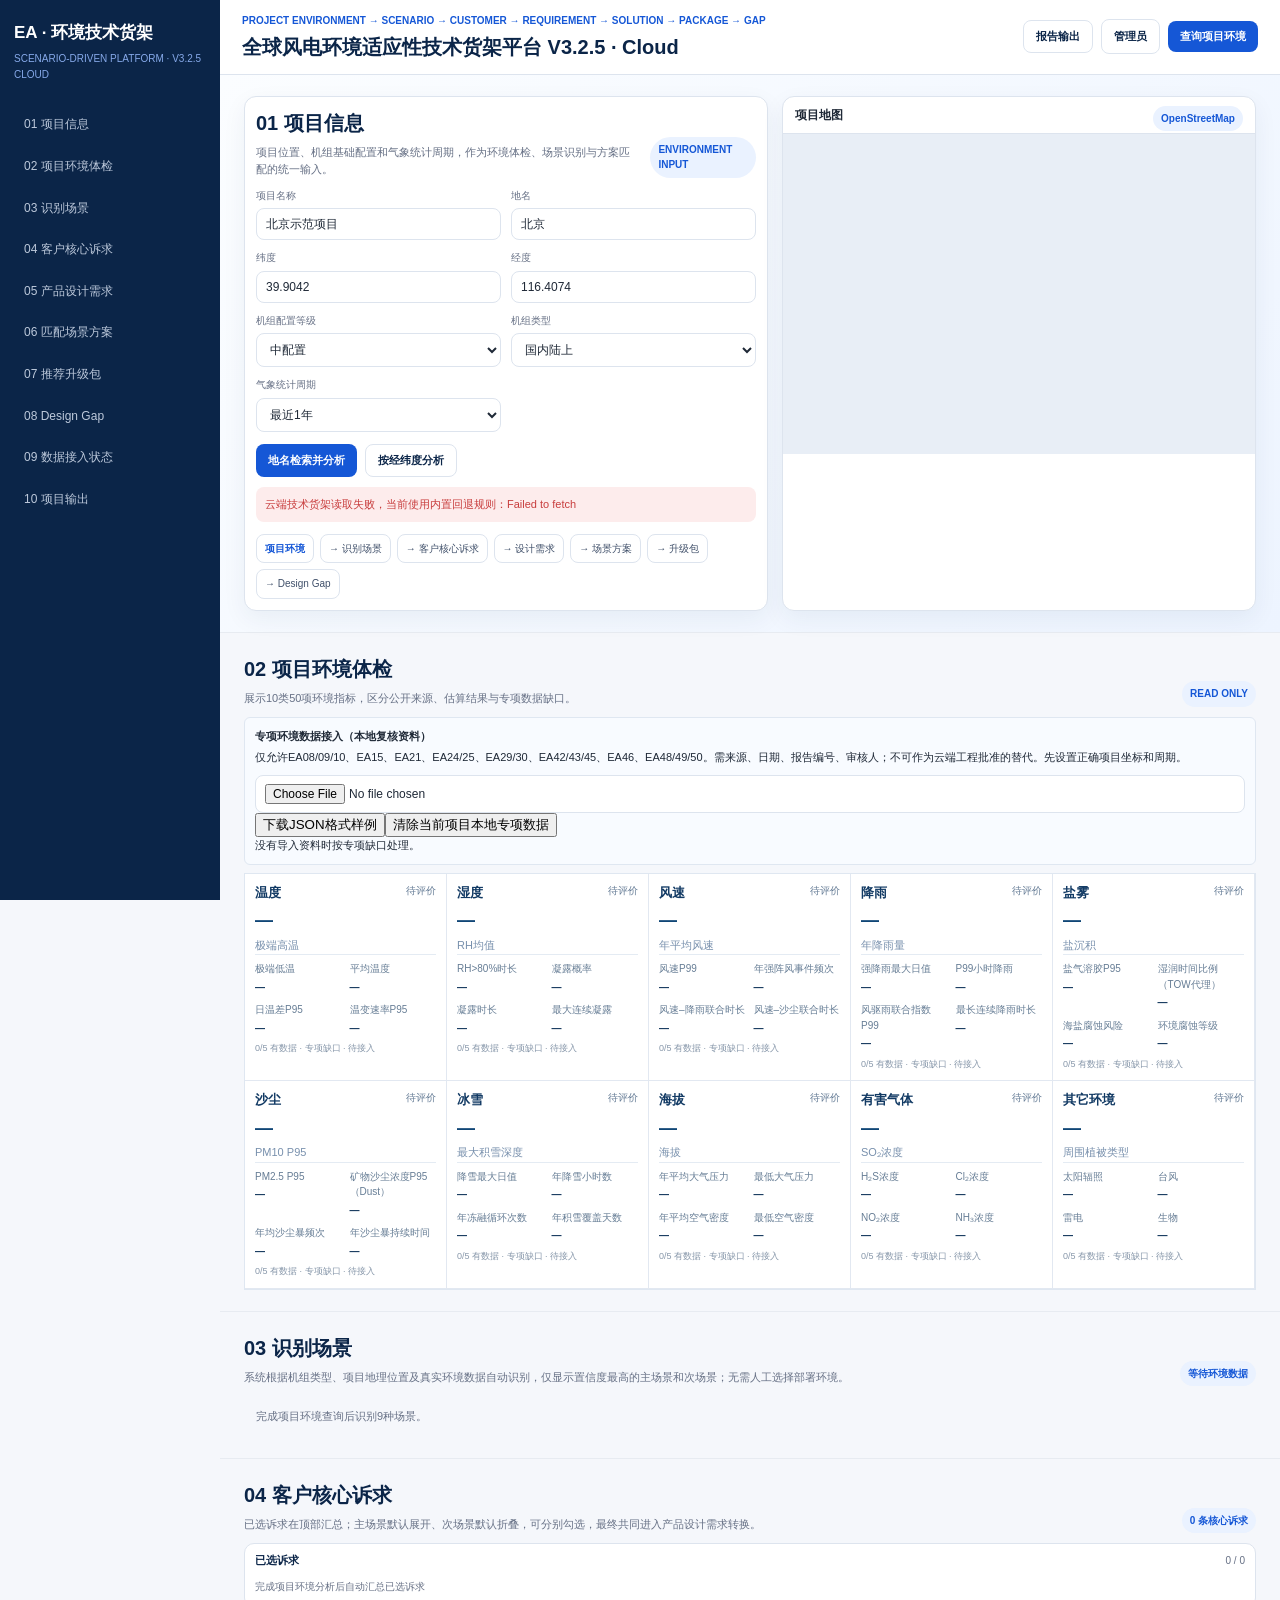
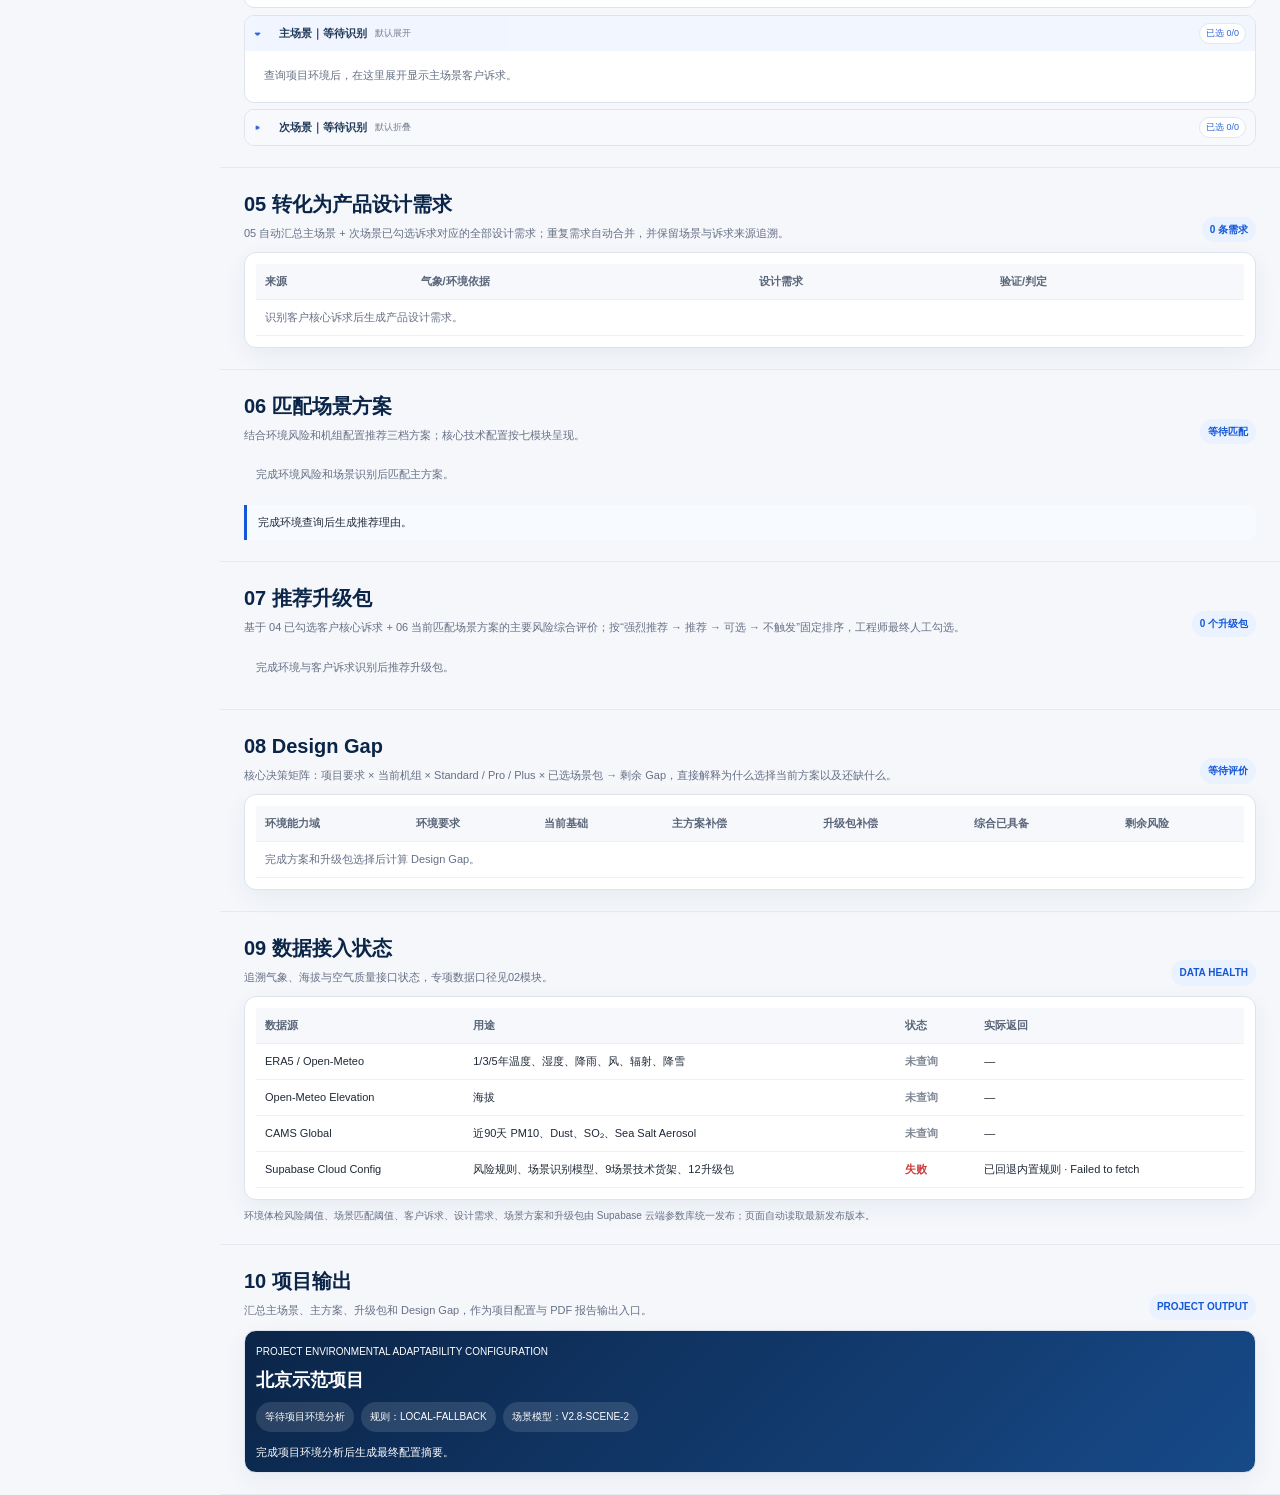
<file: v2.5.html>
<!doctype html><html lang="zh-CN"><head><meta charset="utf-8"><meta name="viewport" content="width=device-width,initial-scale=1"><meta http-equiv="refresh" content="0;url=v2.7.html?v=20260905-accordion3"><title>正在进入 V2.7</title><script>location.replace('v2.7.html?v=20260905-accordion3');</script></head><body>正在进入最新 V2.7 平台…</body></html>
</file>
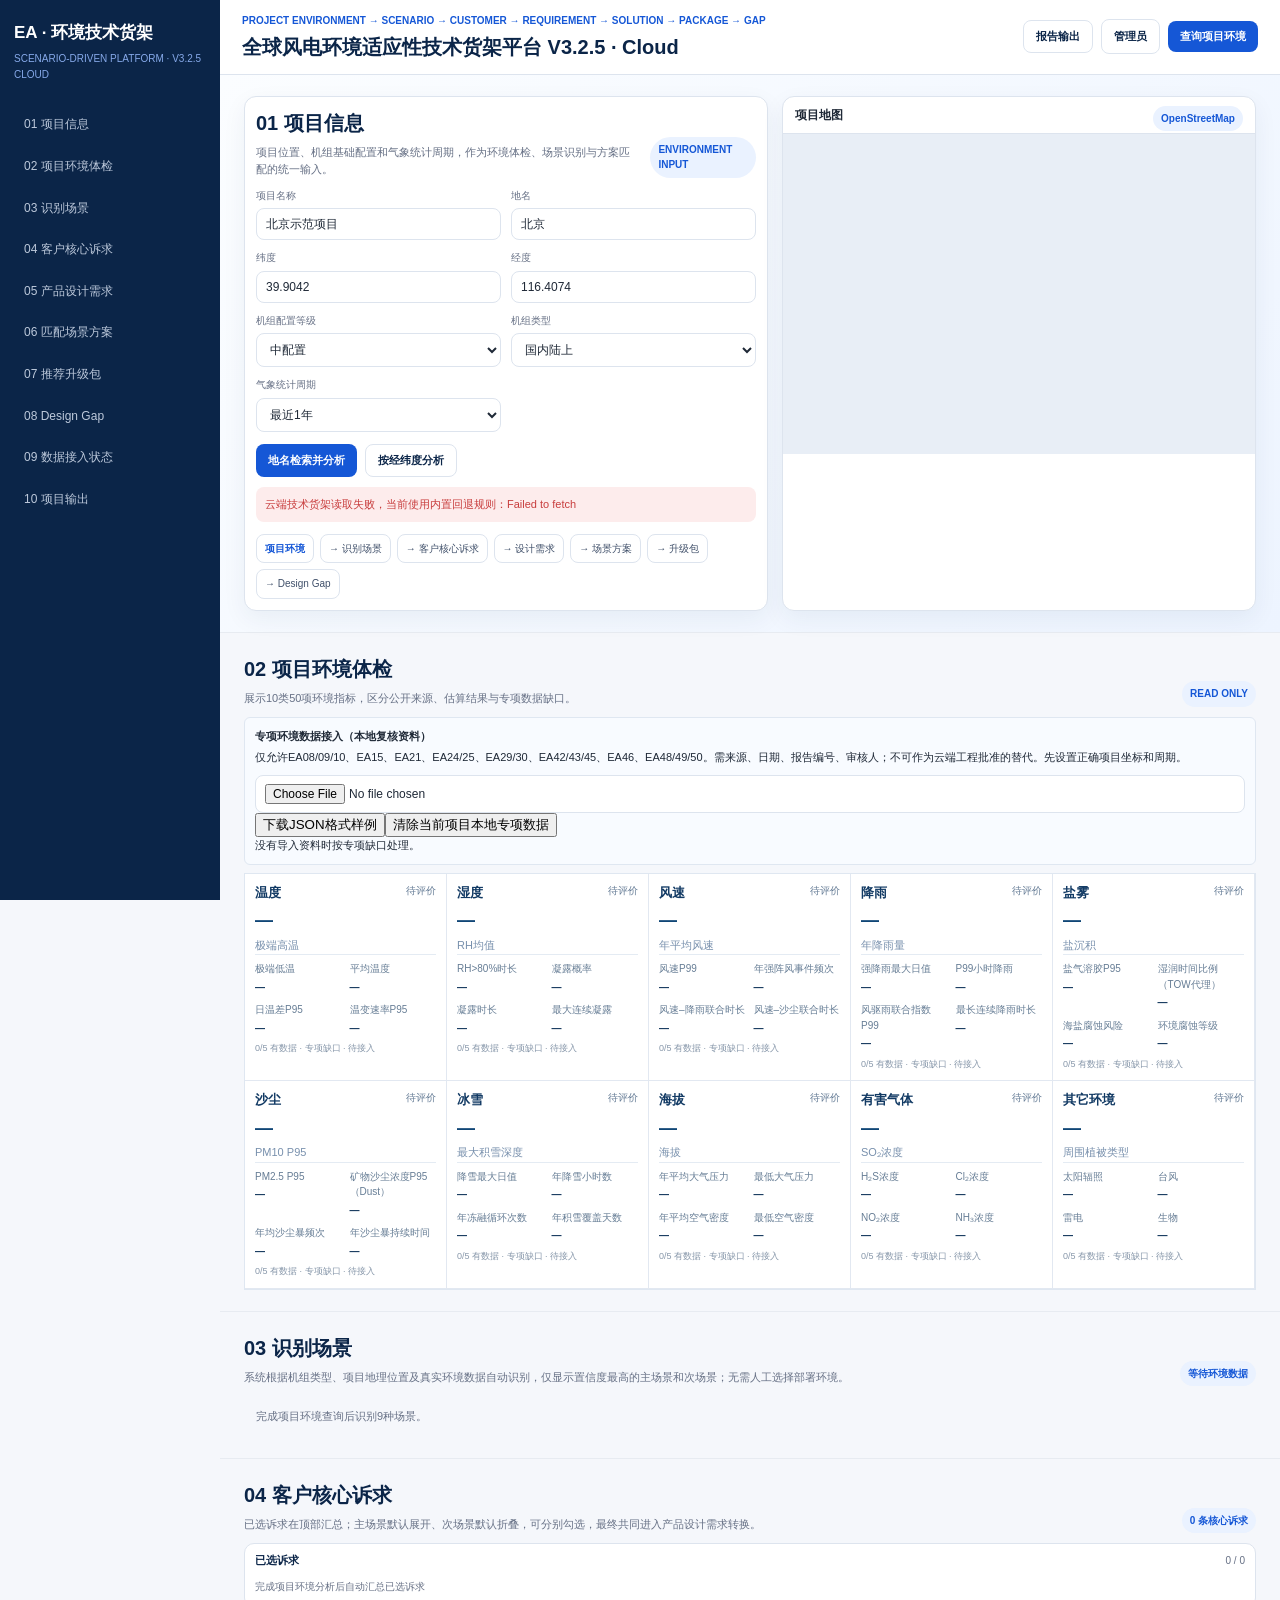
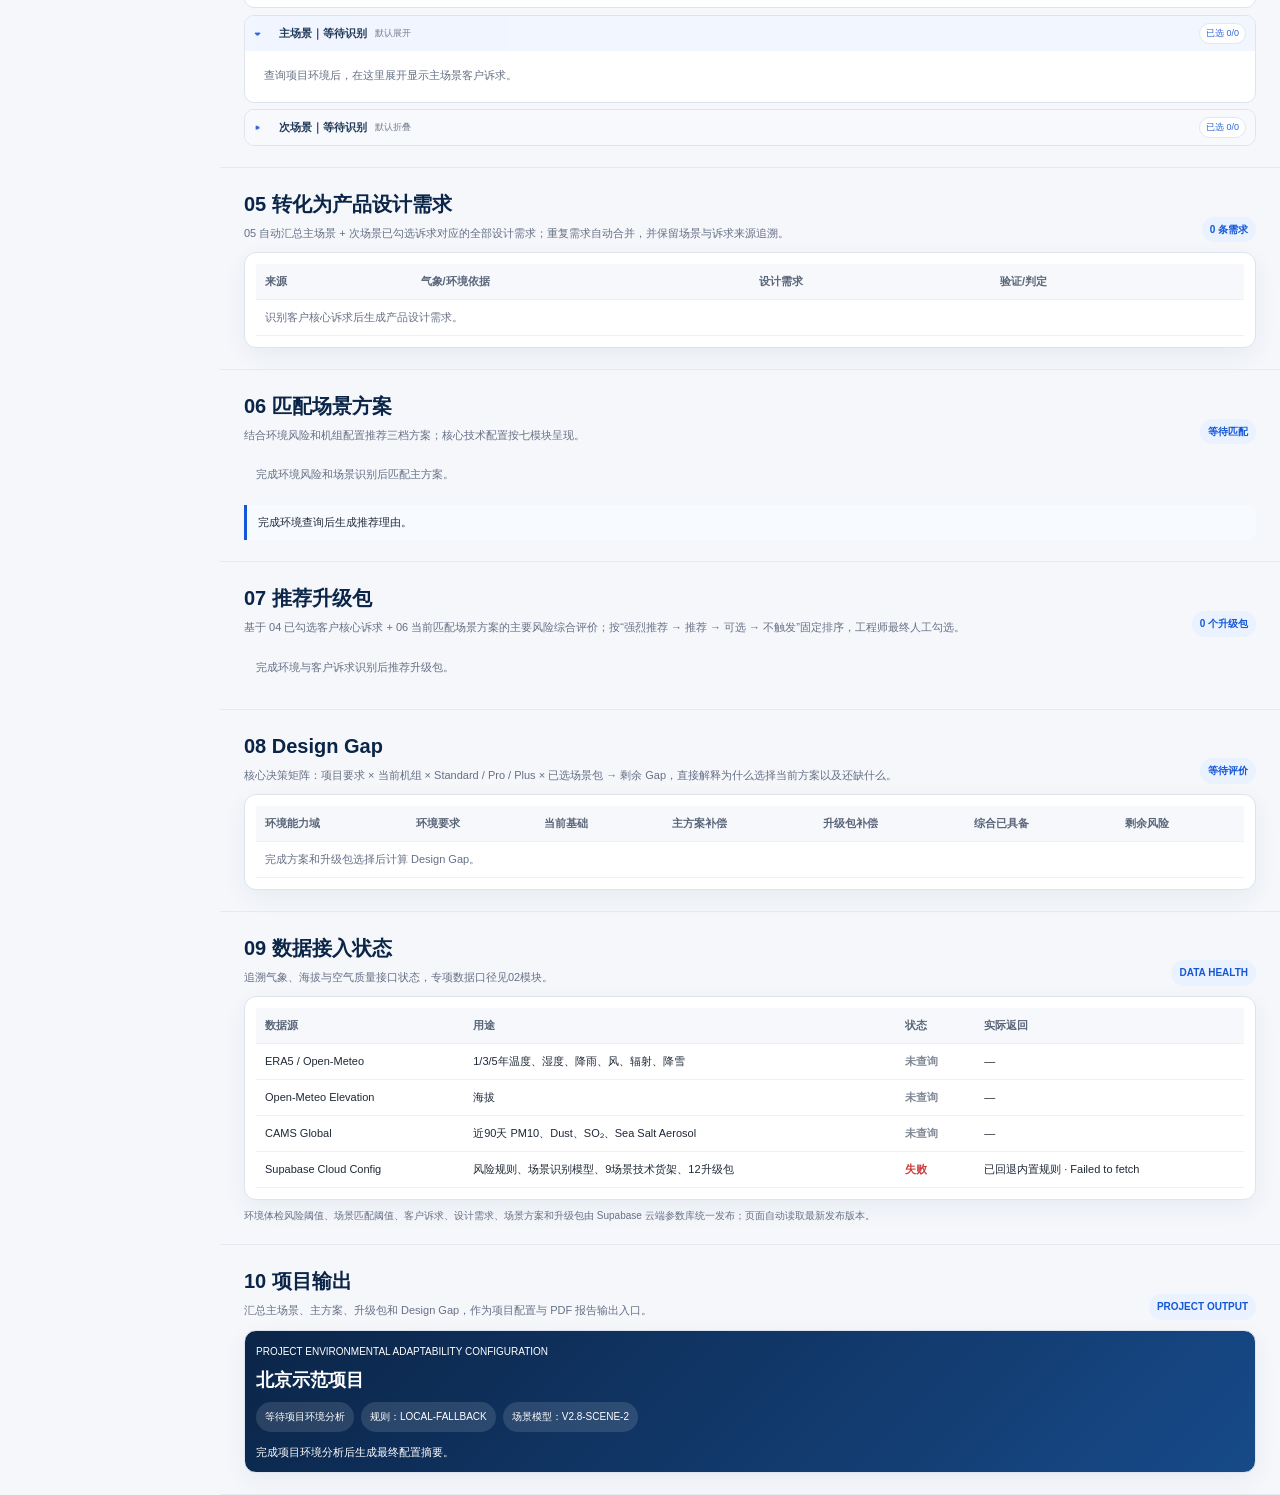
<file: v2.7.html>
<!doctype html><html lang="zh-CN"><head><meta charset="utf-8"><meta name="viewport" content="width=device-width,initial-scale=1">
<title>全球风电环境适应性技术货架平台 V3.2.5 · Cloud</title><style>
:root{--nav:#0b2548;--blue:#1557d6;--blue2:#eaf2ff;--bg:#f5f7fb;--line:#dde4ee;--text:#1f2937;--muted:#667085;--red:#c83d3d;--orange:#b96b0c;--green:#087a59;--shadow:0 8px 24px rgba(18,45,82,.06);--fs-body:12px;--fs-small:10px;--fs-card:14px;--fs-section:20px;--fs-title:20px}
*{box-sizing:border-box}html{scroll-behavior:smooth}body{margin:0;background:var(--bg);font-family:Arial,"Microsoft YaHei",sans-serif;color:var(--text);font-size:var(--fs-body);line-height:1.55}
aside{position:fixed;left:0;top:0;bottom:0;width:220px;background:var(--nav);padding:20px 14px;color:#fff;overflow:auto;z-index:20}aside h2{margin:0;font-size:17px}.ver{font-size:10px;color:#86a9e9;margin:5px 0 24px}.nav{display:grid;gap:5px}.nav a{display:block;color:#bdc9db;text-decoration:none;padding:9px 10px;border-radius:8px;font-size:12px}.nav a:hover{background:rgba(255,255,255,.08);color:#fff}.main{margin-left:220px}
header{position:sticky;top:0;z-index:10;background:rgba(255,255,255,.96);border-bottom:1px solid var(--line);padding:11px 22px;display:flex;align-items:center;justify-content:space-between;gap:16px}header h1{margin:2px 0 0;font-size:var(--fs-title);color:var(--nav)}header small{color:var(--blue);font-weight:700;font-size:10px}.header-actions{display:flex;gap:8px;align-items:center}.btn{border:0;border-radius:8px;padding:8px 12px;font-weight:700;cursor:pointer;font-size:11px;text-decoration:none;display:inline-flex;align-items:center}.primary{background:var(--blue);color:#fff}.secondary{background:#fff;border:1px solid var(--line);color:var(--nav)}
section{padding:21px 24px;border-bottom:1px solid #e7ebf1}.section-title{display:flex;justify-content:space-between;align-items:flex-end;gap:16px;margin-bottom:10px}.section-title h3{margin:0;color:var(--nav);font-size:var(--fs-section)}.section-title p{margin:5px 0 0;color:var(--muted);font-size:11px;line-height:1.55}.pill{display:inline-block;background:var(--blue2);color:var(--blue);font-size:10px;font-weight:700;border-radius:99px;padding:5px 8px}.card{background:#fff;border:1px solid var(--line);border-radius:12px;padding:11px;box-shadow:var(--shadow)}
.hero{display:grid;grid-template-columns:1.05fr .95fr;gap:14px;background:linear-gradient(135deg,#fbfdff,#edf4ff)}.grid2{display:grid;grid-template-columns:1fr 1fr;gap:10px}.grid3{display:grid;grid-template-columns:repeat(3,1fr);gap:10px}label{font-size:10px;color:var(--muted)}input,select{width:100%;margin-top:5px;padding:8px 9px;border:1px solid var(--line);border-radius:8px;background:#fff;color:var(--text);font-size:12px}#map{width:100%;height:320px;border:0;background:#e8eef6}.mapcard{padding:0;overflow:hidden}.maphead{padding:9px 12px;border-bottom:1px solid var(--line)}.msg{margin-top:10px;padding:9px;border-radius:8px;background:#eef5ff;color:#164a99;font-size:11px}.msg.error{background:#fdecec;color:var(--red)}
.flow{display:flex;gap:6px;flex-wrap:wrap;margin:12px 0 0}.flow span{background:#fff;border:1px solid var(--line);border-radius:8px;padding:6px 8px;font-size:10px;color:#40506a}.flow b{color:var(--blue)}
.status-table,.req-table,.gap-table{width:100%;border-collapse:collapse;font-size:11px}.status-table th,.status-table td,.req-table th,.req-table td,.gap-table th,.gap-table td{padding:9px;border-bottom:1px solid #edf0f4;text-align:left;vertical-align:top}.status-table th,.req-table th,.gap-table th{background:#f6f8fb;color:#596579}.ok{color:var(--green);font-weight:700}.wait{color:#7e8794;font-weight:700}.bad{color:var(--red);font-weight:700}
.env-grid{display:grid;grid-template-columns:repeat(5,1fr);gap:7px}.metric{background:#fff;border:1px solid var(--line);border-radius:10px;padding:9px}.metric small{font-size:10px;color:var(--muted)}.metric b{display:block;font-size:16px;color:var(--nav);margin-top:5px}.metric em{display:block;font-style:normal;font-size:9px;margin-top:4px}.r-high{color:var(--red);font-weight:700}.r-mid{color:var(--orange);font-weight:700}.r-low{color:var(--green);font-weight:700}
.scenes{display:grid;grid-template-columns:repeat(2,minmax(0,1fr));gap:8px}.scene{background:#fff;border:1px solid var(--line);border-left:5px solid var(--green);border-radius:11px;padding:10px;cursor:pointer;transition:.15s}.scene:hover{transform:translateY(-1px)}.scene.primary-scene{box-shadow:0 8px 18px rgba(21,87,214,.08)}.scene.selected-scene{outline:3px solid rgba(21,87,214,.13)}.scene.score-high{border-left-color:var(--red)}.scene.score-mid{border-left-color:var(--orange)}.scene.score-low{border-left-color:var(--green)}.scene h4{margin:6px 0;color:var(--nav);font-size:14px}.scene p{margin:5px 0;font-size:10px;color:var(--muted);line-height:1.5}.scorebar{height:5px;background:#edf1f6;border-radius:9px;overflow:hidden}.scorebar i{display:block;height:100%}.score-basis{padding-top:4px;border-top:1px dashed #edf0f4;font-size:9px!important}.bar-high{background:var(--red)}.bar-mid{background:var(--orange)}.bar-low{background:var(--green)}
.demands{display:grid;grid-template-columns:repeat(2,1fr);gap:8px}.demand{background:#fff;border:1px solid var(--line);border-radius:10px;padding:9px;display:grid;grid-template-columns:20px 1fr;gap:7px;font-size:11px;line-height:1.5}.demand input{width:auto;margin:2px 0}.demand b{color:var(--nav);font-size:12px}.evidence{display:block;color:var(--muted);font-size:9px;margin-top:4px}
.plan-grid{display:grid;grid-template-columns:repeat(3,1fr);gap:8px}.plan{background:#fff;border:1px solid var(--line);border-radius:11px;padding:10px}.plan.selected{border:2px solid var(--blue);transform:translateY(-1px)}.plan h4{margin:4px 0;font-size:18px;color:var(--nav)}.plan ul{padding-left:17px;min-height:112px;font-size:11px;line-height:1.6;color:#4f5a6e}.plan-footer{border-top:1px solid var(--line);padding-top:8px;display:flex;justify-content:space-between;align-items:center;font-size:11px}.plan-footer input{width:auto}.reason{margin-top:10px;background:#f7faff;border-left:3px solid var(--blue);padding:9px 11px;border-radius:0 8px 8px 0;font-size:11px;line-height:1.55}
.packages{display:grid;grid-template-columns:repeat(4,1fr);gap:7px}.package{background:#fff;border:1px solid var(--line);border-radius:10px;padding:9px;position:relative}.package.selected{border:2px solid var(--blue)}.package input{position:absolute;right:9px;top:8px;width:auto}.package h4{margin:6px 0;color:var(--nav);font-size:13px}.package p{font-size:10px;line-height:1.45;color:var(--muted);min-height:44px}.tag{display:inline-block;font-size:9px;border-radius:8px;padding:4px 6px;background:#eef3f8}.tag.auto{background:#fff1e0;color:var(--orange)}.tag.strong{background:#fdecec;color:var(--red)}
.gap-high{color:var(--red);font-weight:700}.gap-mid{color:var(--orange);font-weight:700}.gap-low{color:var(--green);font-weight:700}
.summary{background:linear-gradient(135deg,#0b2548,#174a89);color:#fff}.summary h2{margin:7px 0;font-size:18px}.chips{display:flex;gap:7px;flex-wrap:wrap}.chips span{background:rgba(255,255,255,.12);padding:7px 9px;border-radius:99px;font-size:10px}.empty{color:var(--muted);font-size:11px;padding:12px}
.admin-note{font-size:10px;color:var(--muted);margin-top:8px}
@media(max-width:1080px){aside{display:none}.main{margin:0}.hero{grid-template-columns:1fr}.env-grid{grid-template-columns:repeat(3,1fr)}.packages{grid-template-columns:repeat(3,1fr)}header{padding:13px 18px}section{padding:24px 18px}}
@media(max-width:720px){.grid2,.grid3,.demands{grid-template-columns:1fr}.env-grid{grid-template-columns:repeat(2,1fr)}.scenes,.plan-grid{grid-template-columns:1fr}.packages{grid-template-columns:repeat(2,1fr)}#map{height:300px}.section-title{align-items:flex-start;flex-direction:column}.plan ul{min-height:auto}.header-actions{flex-wrap:wrap;justify-content:flex-end}}
@media(max-width:480px){.env-grid,.packages{grid-template-columns:1fr}header h1{font-size:17px}header small{display:none}.btn{padding:7px 9px}}
</style></head><body>
<aside><h2>EA · 环境技术货架</h2><div class="ver">SCENARIO-DRIVEN PLATFORM · V3.2.5 CLOUD</div><div class="nav">
<a href="#project">01 项目信息</a><a href="#envHealth">02 项目环境体检</a><a href="#scene">03 识别场景</a><a href="#demand">04 客户核心诉求</a><a href="#requirement">05 产品设计需求</a><a href="#plan">06 匹配场景方案</a><a href="#package">07 推荐升级包</a><a href="#gap">08 Design Gap</a><a href="#dataStatus">09 数据接入状态</a><a href="#result">10 项目输出</a>
</div></aside>
<div class="main">
<header><div><small>PROJECT ENVIRONMENT → SCENARIO → CUSTOMER → REQUIREMENT → SOLUTION → PACKAGE → GAP</small><h1>全球风电环境适应性技术货架平台 V3.2.5 · Cloud</h1></div><div class="header-actions"><button class="btn secondary" id="reportBtn">报告输出</button><a class="btn secondary" href="v2.5-admin-cloud.html?v=20260905-accordion3">管理员</a><button class="btn primary" id="topRun">查询项目环境</button></div></header>
<section id="project" class="hero"><div class="card"><div class="section-title"><div><h3>01 项目信息</h3><p>项目位置、机组基础配置和气象统计周期，作为环境体检、场景识别与方案匹配的统一输入。</p></div><span class="pill">ENVIRONMENT INPUT</span></div>
<div class="grid2"><label>项目名称<input id="projectName" value="北京示范项目"></label><label>地名<input id="place" value="北京"></label><label>纬度<input id="lat" type="number" step="0.0001" value="39.9042"></label><label>经度<input id="lon" type="number" step="0.0001" value="116.4074"></label><label>机组配置等级<select id="machineLevel"><option value="1">低配置</option><option value="2" selected>中配置</option><option value="3">高配置</option></select></label><label>机组类型<select id="machineType"><option>国内陆上</option><option>国际陆上</option><option>海上</option></select></label><label>气象统计周期<select id="periodYears"><option value="1" selected>最近1年</option><option value="3">最近3年</option><option value="5">最近5年</option></select></label></div>
<div style="display:flex;gap:8px;flex-wrap:wrap;margin-top:12px"><button class="btn primary" id="placeRun">地名检索并分析</button><button class="btn secondary" id="coordRun">按经纬度分析</button></div><div id="locMsg" class="msg">页面已加载。点击“地名检索并分析”或“按经纬度分析”开始。</div>
<div class="flow"><span><b>项目环境</b></span><span>→ 识别场景</span><span>→ 客户核心诉求</span><span>→ 设计需求</span><span>→ 场景方案</span><span>→ 升级包</span><span>→ Design Gap</span></div></div>
<div class="card mapcard"><div class="maphead"><b>项目地图</b><span class="pill" style="float:right">OpenStreetMap</span></div><iframe id="map"></iframe></div></section>
<section id="envHealth"><div class="section-title"><div><h3>02 项目环境体检</h3><p>展示10类50项环境指标，区分公开来源、估算结果与专项数据缺口。</p></div><span class="pill">READ ONLY</span></div><div class="env-grid" id="envGrid"></div></section>
<section id="scene"><div class="section-title"><div><h3>03 识别场景</h3><p>系统根据机组类型、项目地理位置及真实环境数据自动识别，仅显示置信度最高的主场景和次场景；无需人工选择部署环境。</p></div><span class="pill" id="sceneBadge">等待环境数据</span></div><div class="scenes" id="sceneGrid"></div></section>
<section id="demand"><div class="section-title"><div><h3>04 客户核心诉求</h3><p>主场景与次场景的客户核心诉求叠加展示，可分别勾选；最终勾选结果共同进入产品设计需求转换。</p></div><span class="pill" id="demandCount">0 条诉求</span></div><div class="demands" id="demandGrid"></div></section>
<section id="requirement"><div class="section-title"><div><h3>05 转化为产品设计需求</h3><p>自动汇总主场景 + 次场景已勾选诉求对应的全部设计需求；重复需求自动合并，并保留场景与诉求来源追溯。</p></div><span class="pill" id="reqCount">0 条需求</span></div><div class="card"><table class="req-table"><thead><tr><th>来源</th><th>气象/环境依据</th><th>设计需求</th><th>验证/判定</th></tr></thead><tbody id="reqBody"></tbody></table></div></section>
<section id="plan"><div class="section-title"><div><h3>06 匹配场景方案</h3><p>结合环境风险和机组配置推荐三档方案；核心技术配置按七模块呈现。</p></div><span class="pill" id="planBadge">等待匹配</span></div><div class="plan-grid" id="planGrid"></div><div class="reason" id="planReason">完成环境查询后生成推荐理由。</div></section>
<section id="package"><div class="section-title"><div><h3>07 推荐升级包</h3><p>由实际环境参数、主/次场景客户诉求共同触发；按“强烈推荐 → 推荐 → 可选 → 不触发”自动排序，工程师可人工覆盖。</p></div><span class="pill" id="pkgCount">0 个升级包</span></div><div class="packages" id="packageGrid"></div></section>
<section id="gap"><div class="section-title"><div><h3>08 Design Gap</h3><p>参考 V2.4：环境要求 − 当前机组基础能力 − 已选主方案能力 − 已选升级包能力 = 剩余风险。</p></div><span class="pill" id="gapBadge">等待评价</span></div><div class="card"><table class="gap-table"><thead><tr><th>环境能力域</th><th>环境要求</th><th>当前基础</th><th>主方案补偿</th><th>升级包补偿</th><th>综合已具备</th><th>剩余风险</th></tr></thead><tbody id="gapBody"></tbody></table></div></section>
<section id="dataStatus"><div class="section-title"><div><h3>09 数据接入状态</h3><p>追溯气象、海拔与空气质量接口状态，专项数据口径见02模块。</p></div><span class="pill">DATA HEALTH</span></div><div class="card"><table class="status-table"><thead><tr><th>数据源</th><th>用途</th><th>状态</th><th>实际返回</th></tr></thead><tbody id="statusBody"></tbody></table></div><div class="admin-note">环境体检风险阈值、场景匹配阈值、客户诉求、设计需求、场景方案和升级包由 Supabase 云端参数库统一发布；页面自动读取最新发布版本。</div></section>
<section id="result"><div class="section-title"><div><h3>10 项目输出</h3><p>汇总主场景、主方案、升级包和 Design Gap，作为项目配置与 PDF 报告输出入口。</p></div><span class="pill">PROJECT OUTPUT</span></div><div class="card summary"><small>PROJECT ENVIRONMENTAL ADAPTABILITY CONFIGURATION</small><h2 id="resultTitle">北京示范项目</h2><div class="chips" id="resultChips"></div><div style="margin-top:12px;font-size:11px;line-height:1.6" id="resultText">完成项目环境分析后生成最终配置摘要。</div></div></section>
</div><script src="v2.5-rules.js?v=20260905-cloud1"></script><script src="v2.5-data.js?v=20260905-cloud1"></script><script src="v2.5-app.js?v=20261024-v325"></script><script src="v2.7-metric-catalog.js?v=20261024-v325"></script><script src="v2.7-health-v3.js?v=20261024-v325-safe1"></script><script src="v2.5-cloud.js?v=20261022-v322-riskregistry"></script><script src="v2.5-demand-fusion.js?v=20260905-unchecked1"></script><script src="v2.5-plan-images.js?v=20261026-stripleadingbullet2"></script><script src="v2.5-demand-gap-core.js?v=20261022-v322-cap-evidence"></script><script src="v2.7-health-v31-report.js?v=20261022-v32-report"></script><script src="v2.7-decision-integrity-v32.js?v=20261022-v323-gap-verify"></script><script src="v2.7-specialty-input-v325.js?v=20261024-v325"></script></body></html>
</file>
